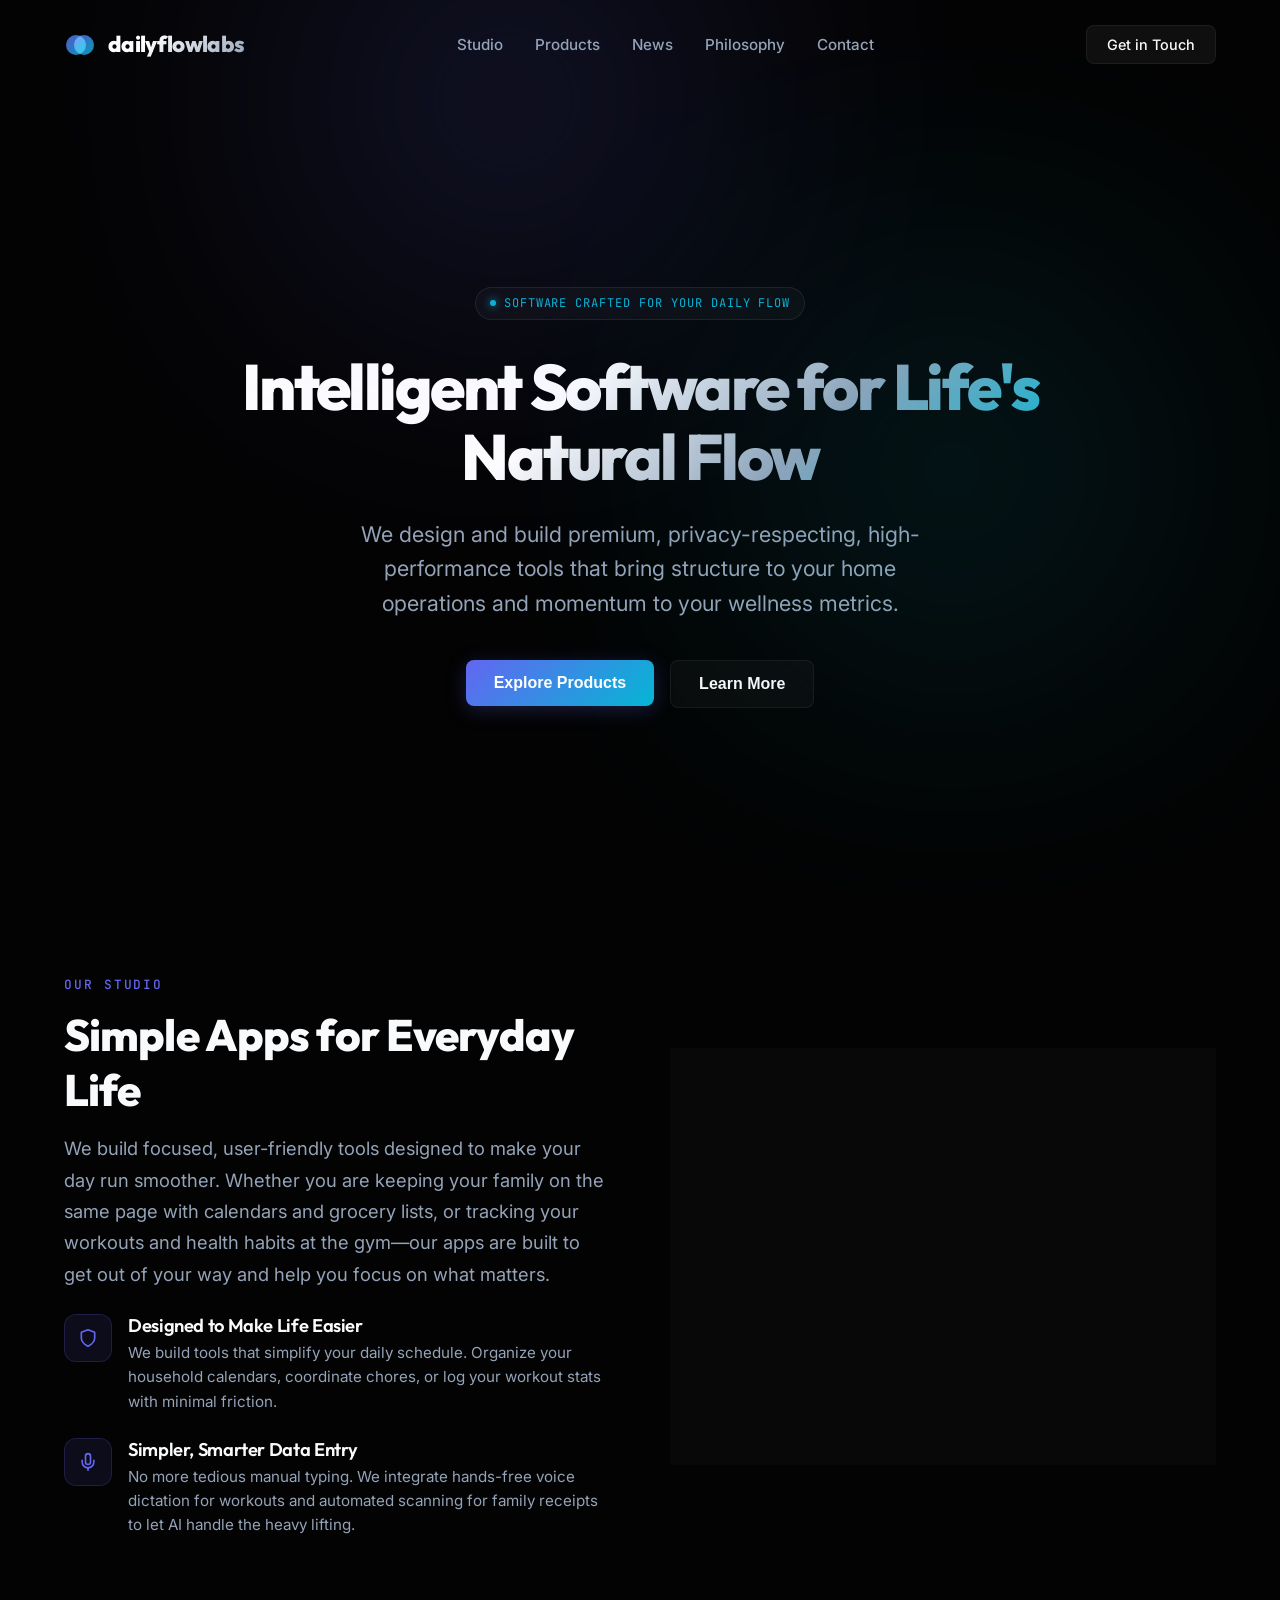
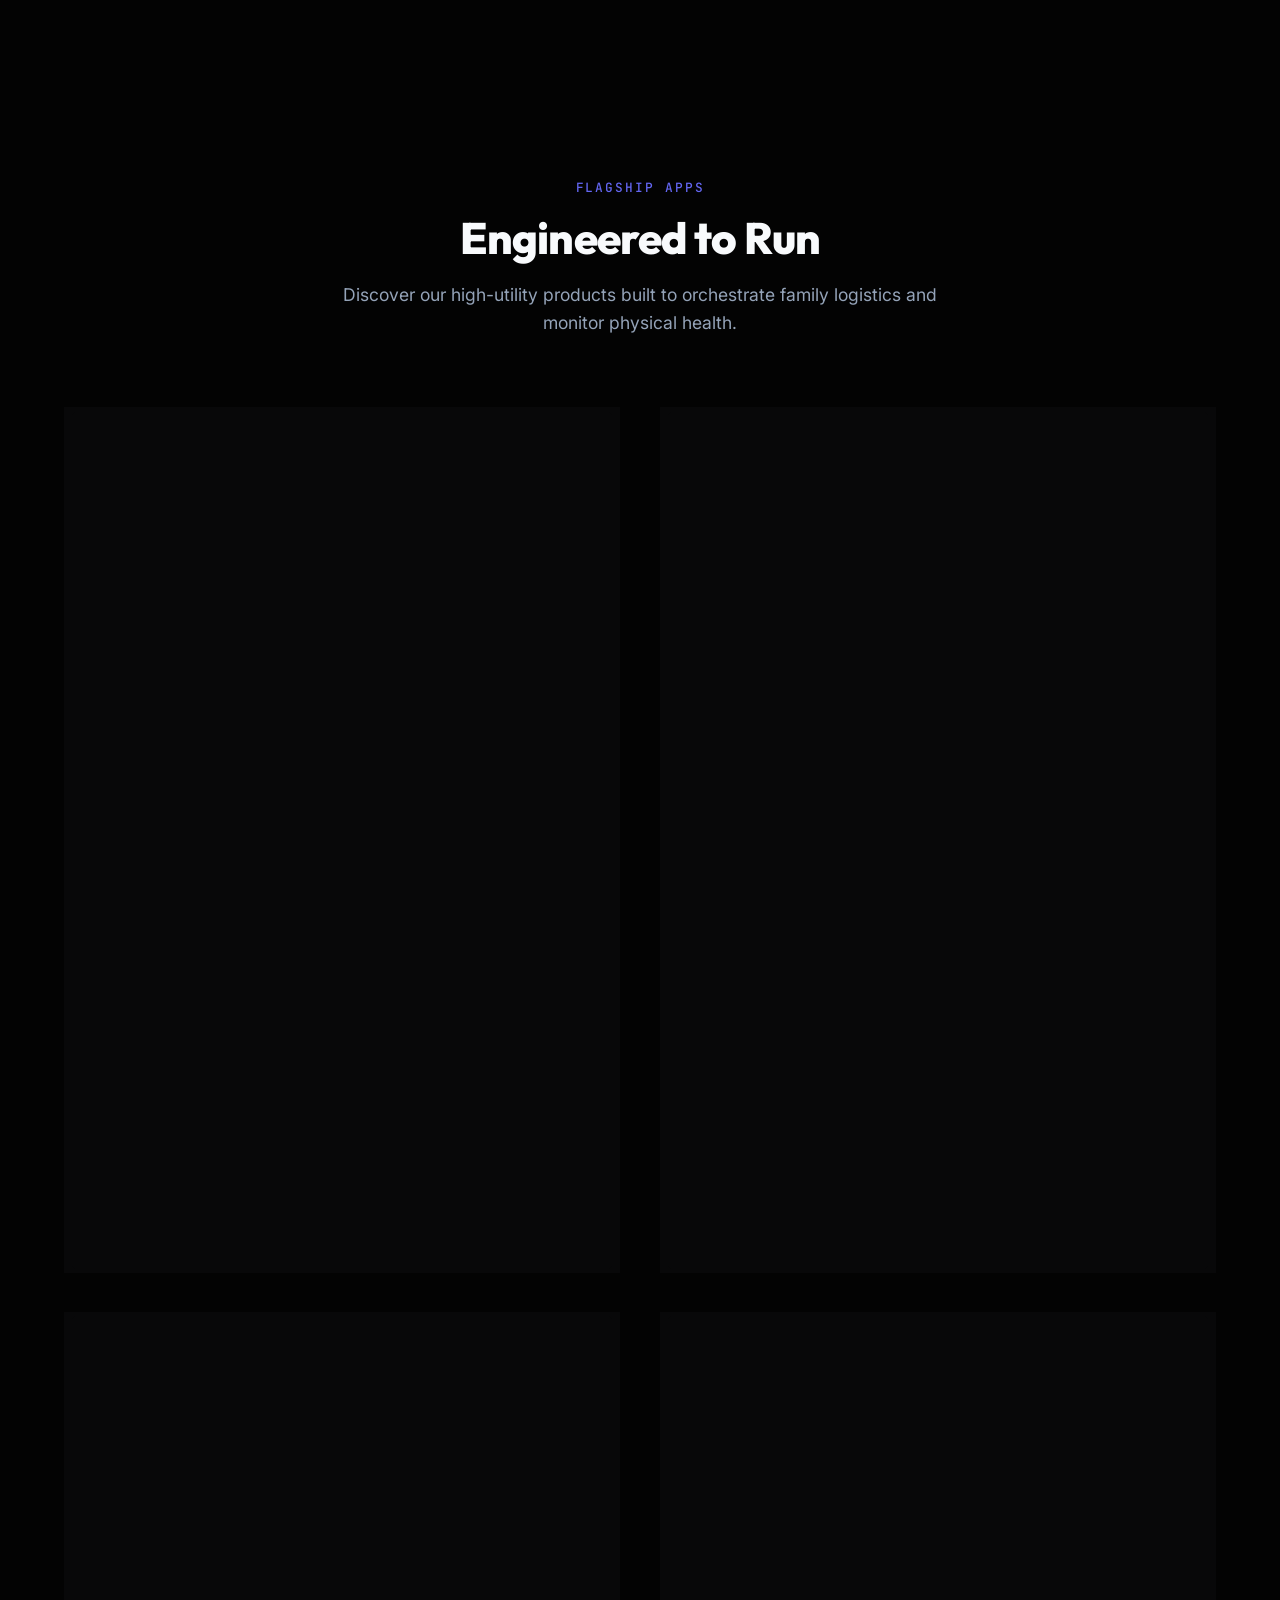
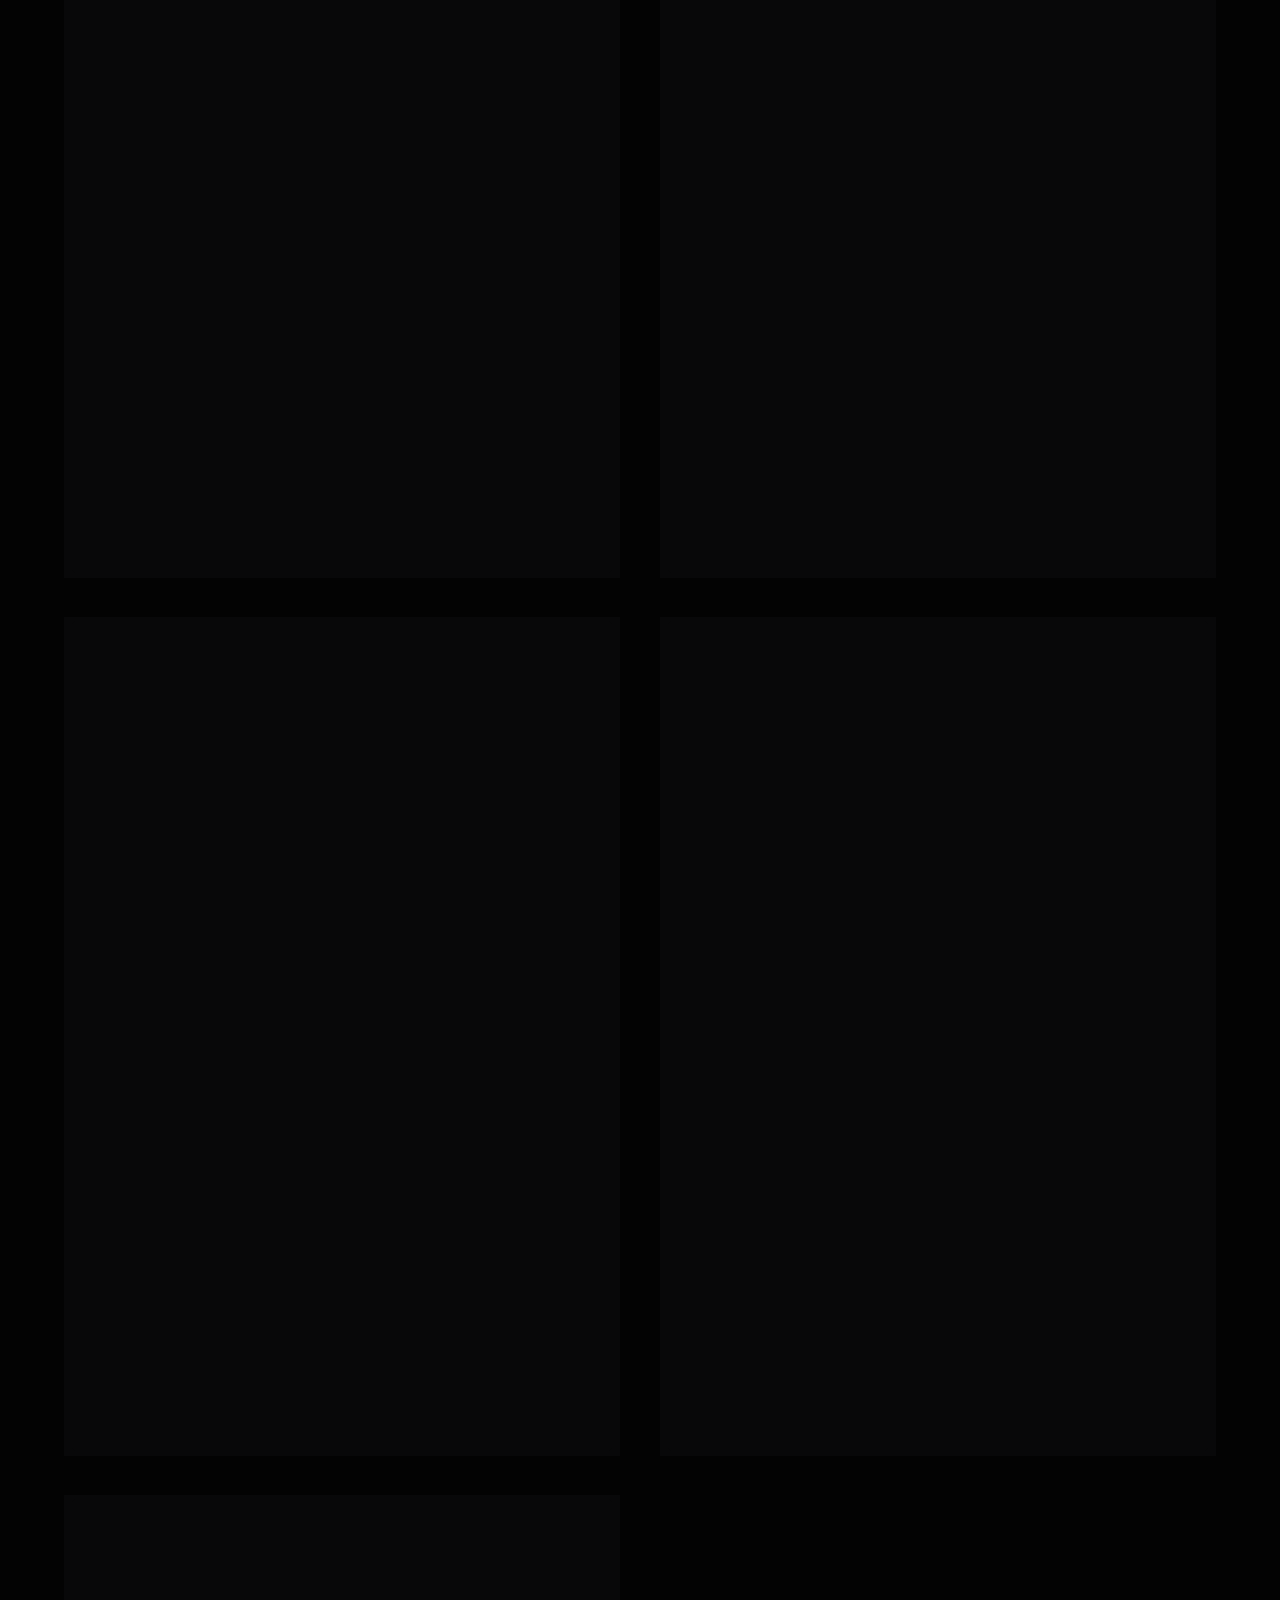
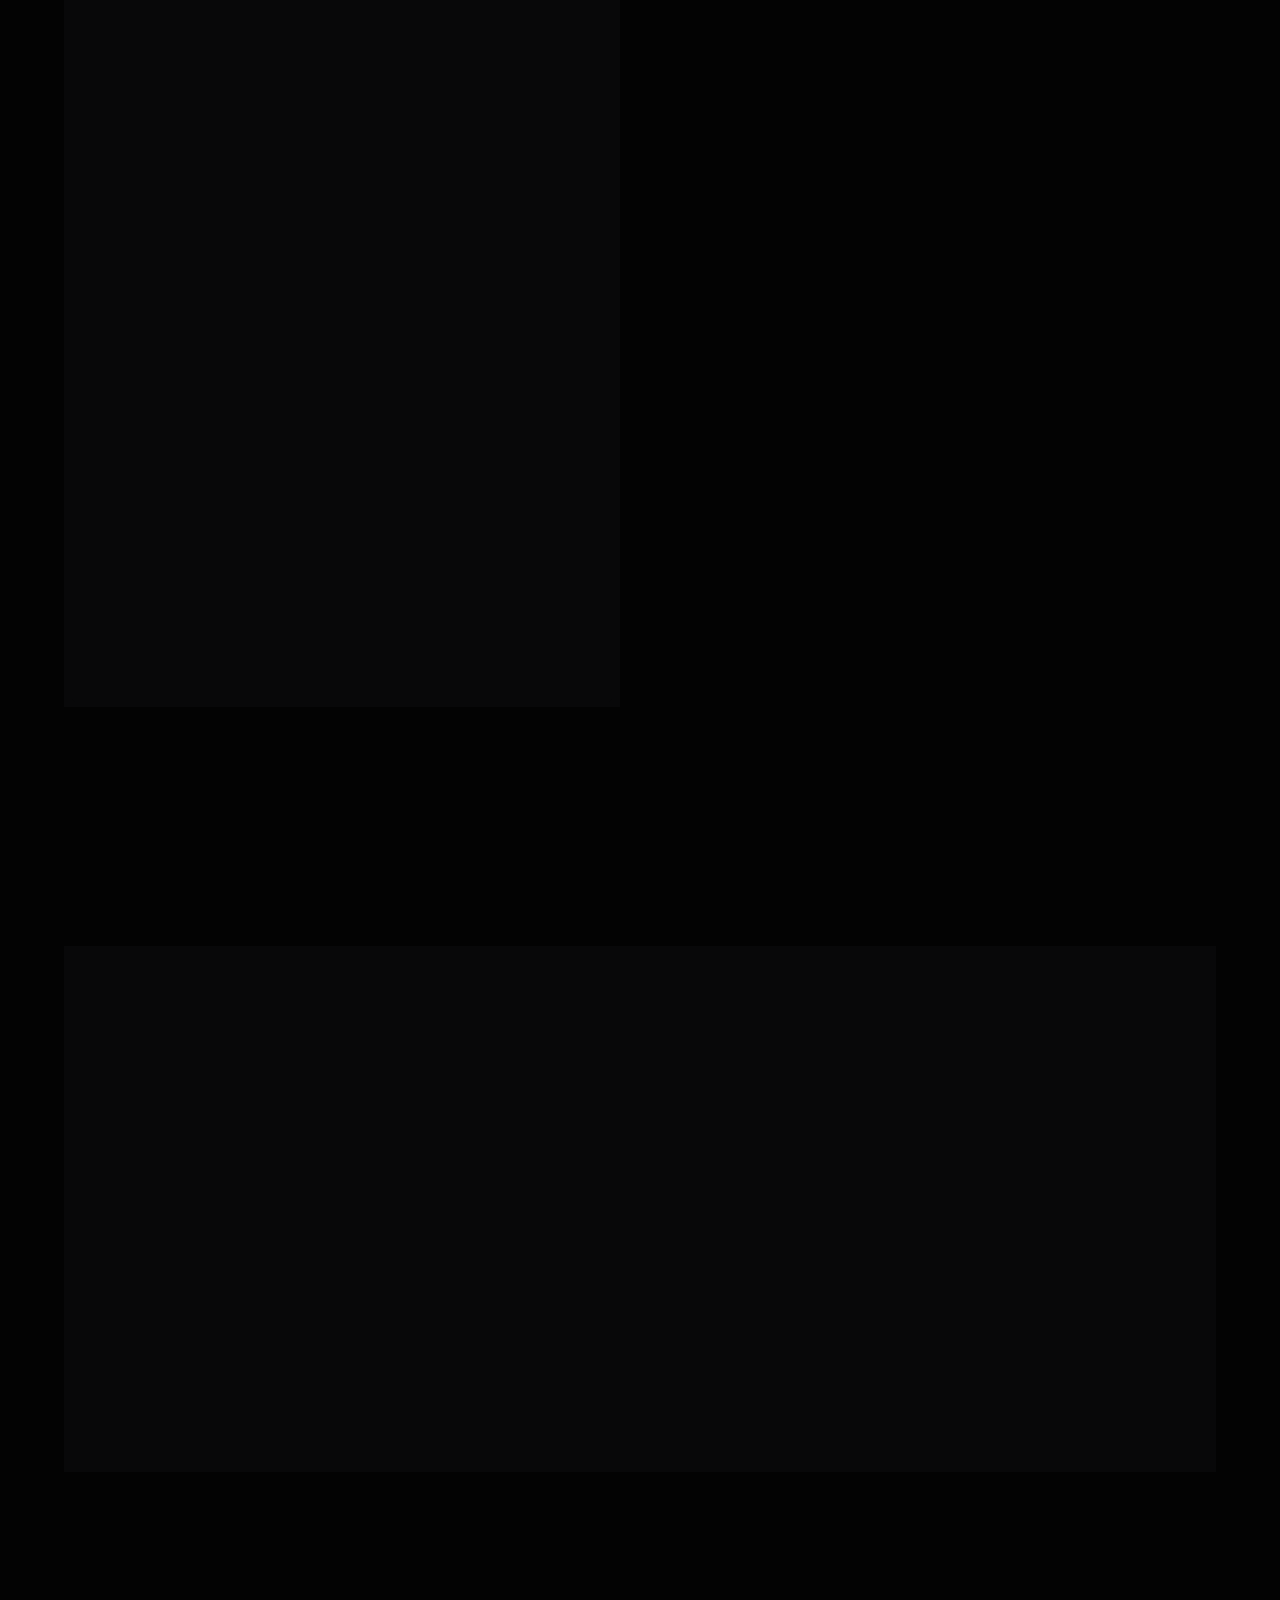
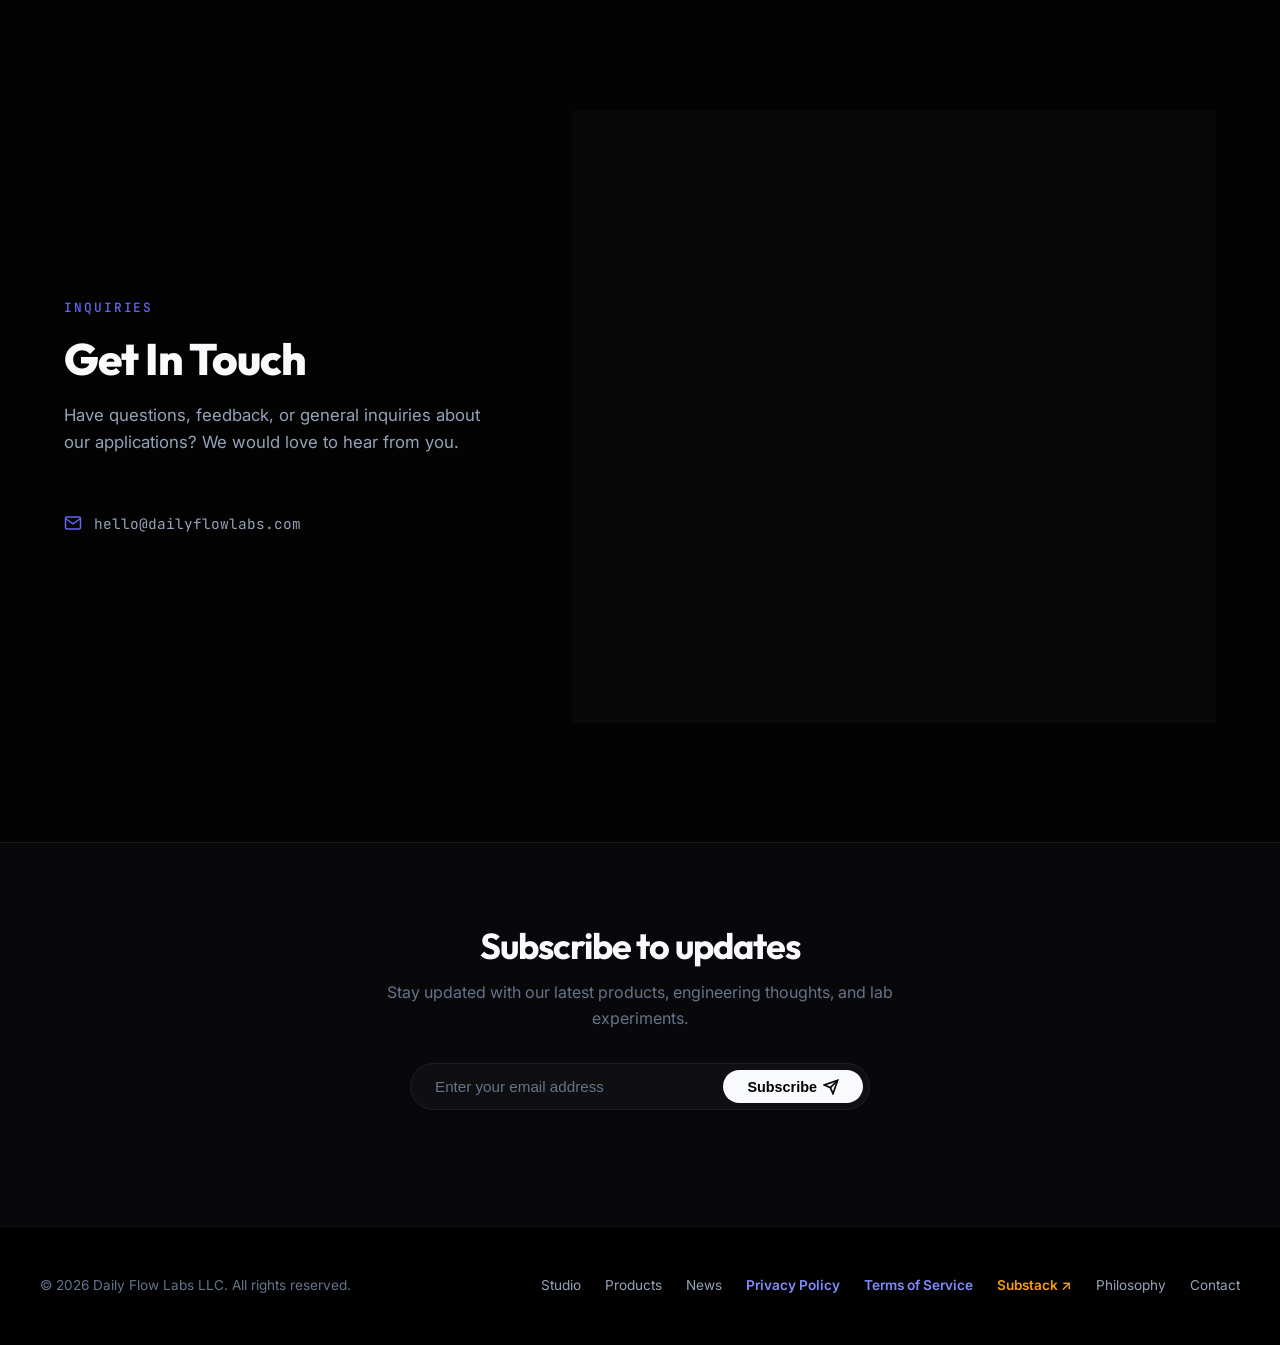
<file: index.html>
<!DOCTYPE html>
<html lang="en">
<head>
  <!-- Google tag (gtag.js) -->
  <script async src="https://www.googletagmanager.com/gtag/js?id=G-Y9NVESWLRV"></script>
  <script>
    window.dataLayer = window.dataLayer || [];
    function gtag(){dataLayer.push(arguments);}
    gtag('js', new Date());

    gtag('config', 'G-Y9NVESWLRV');
  </script>

  <meta charset="UTF-8">
  <meta name="viewport" content="width=device-width, initial-scale=1.0">
  <meta name="facebook-domain-verification" content="po1gfbxn0o5iw0r3s3bvpyk7ja5fzh" />
  <meta property="fb:app_id" content="" />
  
  <!-- SEO Meta Tags -->
  <title>Daily Flow Labs LLC - Software Studio</title>
  <meta name="description" content="Daily Flow Labs LLC is a premium software studio crafting privacy-first, offline-capable utilities like DomusDash and IronDial to streamline your daily flow.">
  <meta name="keywords" content="Daily Flow Labs, DomusDash, IronDial, software studio, family organizer, fitness tracker, privacy-first apps, local-first apps">
  <meta name="author" content="Daily Flow Labs LLC">
  
  <!-- OpenGraph / Facebook -->
  <meta property="og:type" content="website">
  <meta property="og:url" content="https://dailyflowlabs.com/">
  <meta property="og:title" content="Daily Flow Labs LLC - Software Studio">
  <meta property="og:description" content="Crafting privacy-first, high-performance daily utilities. Home of DomusDash and IronDial.">
  <meta property="og:image" content="https://dailyflowlabs.com/assets/og-cover.png">

  <!-- Twitter -->
  <meta property="twitter:card" content="summary_large_image">
  <meta property="twitter:url" content="https://dailyflowlabs.com/">
  <meta property="twitter:title" content="Daily Flow Labs LLC - Software Studio">
  <meta property="twitter:description" content="Crafting privacy-first, high-performance daily utilities. Home of DomusDash and IronDial.">
  <meta property="twitter:image" content="https://dailyflowlabs.com/assets/og-cover.png">

  <!-- Favicons & Manifest -->
  <link rel="icon" type="image/x-icon" href="/favicon.ico">
  <link rel="icon" type="image/svg+xml" href="/assets/favicon.svg">
  <link rel="icon" type="image/png" sizes="32x32" href="/assets/favicon-32x32.png">
  <link rel="icon" type="image/png" sizes="16x16" href="/assets/favicon-16x16.png">
  <link rel="apple-touch-icon" sizes="180x180" href="/assets/apple-touch-icon.png">
  <link rel="manifest" href="/site.webmanifest">

  <!-- Style Sheets -->
  <link rel="stylesheet" href="index.css">
  
  <!-- Scripts -->
  <script src="app.js" defer></script>

  <!-- Structured Data JSON-LD for Software Products -->
  <script type="application/ld+json">
  {
    "@context": "https://schema.org",
    "@graph": [
      {
        "@type": "SoftwareApplication",
        "@id": "https://domusdash.com",
        "name": "DomusDash",
        "url": "https://domusdash.com",
        "applicationCategory": "BusinessApplication",
        "operatingSystem": "All",
        "description": "Your family's central control dashboard. Securely orchestrate calendars, coordinate chores, manage joint budgets, draft grocery lists, and safe-keep sensitive document backups in a zero-knowledge, end-to-end encrypted storage vault."
      },
      {
        "@type": "SoftwareApplication",
        "@id": "https://irondial.app",
        "name": "IronDial",
        "url": "https://irondial.app",
        "applicationCategory": "HealthApplication",
        "operatingSystem": "All",
        "description": "A high-performance workout companion and metric analyzer. Effortlessly log training sessions hands-free using voice transcription, monitor hormone and blood pressure trends, map supplement cycles, and hit custom dietary goals."
      },
      {
        "@type": "SoftwareApplication",
        "@id": "https://thumbverify.com",
        "name": "ThumbVerify",
        "url": "https://thumbverify.com",
        "applicationCategory": "SecurityApplication",
        "operatingSystem": "All",
        "description": "An intelligent media verification and cryptographic analysis workspace. Compute hash signatures and check EXIF details locally, then securely process files through Gemini AI to generate automated, context-aware integrity reports."
      },
      {
        "@type": "SoftwareApplication",
        "@id": "https://localredactpdf.com",
        "name": "LocalRedactPDF",
        "url": "https://localredactpdf.com",
        "applicationCategory": "UtilitiesApplication",
        "operatingSystem": "All",
        "description": "Completely redact tax returns, medical files, SSNs, and metadata locally in your browser sandbox using high-performance WebAssembly. Rendered coordinates are burned directly into the PDF canvas, ensuring redacted content is mathematically unrecoverable."
      },
      {
        "@type": "SoftwareApplication",
        "@id": "https://shortcodeicons.com",
        "name": "ShortCodeIcons",
        "url": "https://shortcodeicons.com",
        "applicationCategory": "DeveloperApplication",
        "operatingSystem": "All",
        "description": "A developer-focused directory of optimized inline SVG assets copyable in multiple shortcode styles (HTML, JSX, Markdown, CSS) supporting search and live color customizer."
      },
      {
        "@type": "SoftwareApplication",
        "@id": "https://blueprintconverter.com",
        "name": "Blueprint Converter",
        "url": "https://blueprintconverter.com",
        "applicationCategory": "UtilitiesApplication",
        "operatingSystem": "All",
        "description": "A local-first file and image converter web application. Convert PDF, HEIC, WebP, PNG, JPG, and SVG files entirely client-side without uploading data to any external server."
      },
      {
        "@type": "SoftwareApplication",
        "@id": "https://oftheworld.io",
        "name": "of the world",
        "url": "https://oftheworld.io",
        "applicationCategory": "EducationalApplication",
        "operatingSystem": "All",
        "description": "Interactive historical dashboards, chronological databases, and 3D globe mapping tools charting major epics of human history."
      }

    ]
  }
  </script>


  <!-- Microsoft Clarity -->
  <script type="text/javascript">
      (function(c,l,a,r,i,t,y){
                var h=window.location.hostname; if(h.includes("localhost")||h.includes("127.0.0.1")||h.startsWith("dev.")) return;
          c[a]=c[a]||function(){(c[a].q=c[a].q||[]).push(arguments)};
          t=l.createElement(r);t.async=1;t.src="https://www.clarity.ms/tag/"+i;
          y=l.getElementsByTagName(r)[0];y.parentNode.insertBefore(t,y);
      })(window, document, "clarity", "script", "xdqpivby3i");
  </script>
</head>

<body>

  <!-- Background Orbs -->
  <div class="orb orb-primary"></div>
  <div class="orb orb-secondary"></div>

  <!-- Header -->
  <header>
    <div class="header-container">
      <a href="#home" class="logo-wrapper" id="logo-link">
        <div class="logo-symbol"></div>
        <span class="logo-text">dailyflowlabs</span>
      </a>
      <nav>
        <ul class="nav-menu">
          <li><a href="#about" class="nav-link">Studio</a></li>
          <li><a href="#products" class="nav-link">Products</a></li>
          <li><a href="news.html" class="nav-link">News</a></li>
          <li><a href="#philosophy" class="nav-link">Philosophy</a></li>
          <li><a href="#contact" class="nav-link">Contact</a></li>
        </ul>


      </nav>
      <a href="#contact">
        <button class="btn-contact">Get in Touch</button>
      </a>
    </div>
  </header>

  <main>
    <!-- Hero Section -->
    <section class="hero" id="home">
      <div class="hero-content">
        <div class="hero-badge">
          <span></span> Software crafted for your daily flow
        </div>
        <h1 class="hero-title text-gradient">Intelligent Software for Life's Natural Flow</h1>
        <p class="hero-subtitle">
          We design and build premium, privacy-respecting, high-performance tools that bring structure to your home operations and momentum to your wellness metrics.
        </p>
        <div class="hero-actions">
          <a href="#products">
            <button class="btn-primary">Explore Products</button>
          </a>
          <a href="#about">
            <button class="btn-secondary">Learn More</button>
          </a>
        </div>
    </section>

    <!-- Studio Mission / About Section -->
    <section class="section container native-reveal reveal" id="about">
      <div class="about-grid">
        <div>
          <span class="section-tag">Our Studio</span>
          <h2 class="section-title">Simple Apps for Everyday Life</h2>
          <p class="about-feature-desc" style="margin-bottom: 24px; font-size: 1.15rem; line-height: 1.7;">
            We build focused, user-friendly tools designed to make your day run smoother. Whether you are keeping your family on the same page with calendars and grocery lists, or tracking your workouts and health habits at the gym—our apps are built to get out of your way and help you focus on what matters.
          </p>
          <div class="about-features">
            <div class="about-feature">
              <div class="about-feature-icon">
                <svg width="20" height="20" viewBox="0 0 24 24" fill="none" stroke="currentColor" stroke-width="2" stroke-linecap="round" stroke-linejoin="round"><path d="M12 22s8-4 8-10V5l-8-3-8 3v7c0 6 8 10 8 10z"/></svg>
              </div>
              <div>
                <h3 class="about-feature-title">Designed to Make Life Easier</h3>
                <p class="about-feature-desc">We build tools that simplify your daily schedule. Organize your household calendars, coordinate chores, or log your workout stats with minimal friction.</p>
              </div>
            </div>
            <div class="about-feature">
              <div class="about-feature-icon">
                <svg width="20" height="20" viewBox="0 0 24 24" fill="none" stroke="currentColor" stroke-width="2" stroke-linecap="round" stroke-linejoin="round"><path d="M12 2a3 3 0 0 0-3 3v7a3 3 0 0 0 6 0V5a3 3 0 0 0-3-3Z"/><path d="M19 10v2a7 7 0 0 1-14 0v-2"/><line x1="12" y1="19" x2="12" y2="22"/></svg>
              </div>
              <div>
                <h3 class="about-feature-title">Simpler, Smarter Data Entry</h3>
                <p class="about-feature-desc">No more tedious manual typing. We integrate hands-free voice dictation for workouts and automated scanning for family receipts to let AI handle the heavy lifting.</p>
              </div>
            </div>
          </div>
        </div>
        
        <div class="about-visual">
          <div class="about-suite-header">
            <span class="about-suite-badge">OUR SOFTWARE SUITE • 7 APPS</span>
          </div>
          <div class="about-apps-grid">
            <!-- App 1: DomusDash -->
            <a href="https://domusdash.com" target="_blank" rel="noopener noreferrer" class="about-app-chip about-app-domus">
              <div class="about-chip-icon about-chip-domus">
                <svg viewBox="0 0 24 24" fill="currentColor" style="width: 100%; height: 100%;">
                  <mask id="domus-mask-chip">
                    <rect width="24" height="24" fill="white" />
                    <circle cx="9" cy="14" r="2" fill="black" />
                    <circle cx="15" cy="14" r="2" fill="black" />
                    <circle cx="12" cy="18" r="2" fill="black" />
                    <path d="M9 14L15 14M9 14L12 18M15 14L12 18" stroke="black" stroke-width="1.5" />
                  </mask>
                  <path d="M12 2L1 12H4V21C4 21.5523 4.44772 22 5 22H19C19.5523 22 20 21.5523 20 21V12H23L12 2Z" mask="url(#domus-mask-chip)" />
                </svg>
              </div>
              <div class="about-chip-text">
                <div class="about-chip-name">DomusDash</div>
                <div class="about-chip-sub">Family Operations</div>
              </div>
            </a>

            <!-- App 2: IronDial -->
            <a href="https://irondial.app" target="_blank" rel="noopener noreferrer" class="about-app-chip about-app-iron">
              <div class="about-chip-icon about-chip-iron">
                <svg viewBox="0 0 100 100" fill="none" stroke="currentColor" stroke-width="4.5" style="width: 100%; height: 100%;">
                  <circle cx="50" cy="50" r="42" stroke-width="5.5"/>
                  <circle cx="50" cy="50" r="26" stroke-width="2.5"/>
                  <circle cx="50" cy="50" r="14" stroke-width="5.5"/>
                  <line x1="50" y1="50" x2="60" y2="40" stroke-width="5.5" stroke-linecap="round"/>
                  <circle cx="50" cy="50" r="2.5" fill="currentColor"/>
                </svg>
              </div>
              <div class="about-chip-text">
                <div class="about-chip-name">IronDial</div>
                <div class="about-chip-sub">Athletic Metrics</div>
              </div>
            </a>

            <!-- App 3: ThumbVerify -->
            <a href="https://thumbverify.com" target="_blank" rel="noopener noreferrer" class="about-app-chip about-app-thumbverify">
              <div class="about-chip-icon about-chip-thumbverify">
                <svg viewBox="0 0 24 24" fill="none" stroke="currentColor" stroke-width="2" stroke-linecap="round" stroke-linejoin="round" style="width: 100%; height: 100%;">
                  <path d="M12 11c0 3.517-1.009 6.799-2.753 9.571m-3.44-2.04l.054-.09A13.916 13.916 0 009 11a9 9 0 10-18 0c0 1.29.18 2.536.518 3.715M12 11a9 9 0 0013.918-7.715M12 11c0-2.924-1.39-5.523-3.535-7.183"/>
                </svg>
              </div>
              <div class="about-chip-text">
                <div class="about-chip-name">ThumbVerify</div>
                <div class="about-chip-sub">Media Security</div>
              </div>
            </a>

            <!-- App 4: LocalRedactPDF -->
            <a href="https://localredactpdf.com" target="_blank" rel="noopener noreferrer" class="about-app-chip about-app-redact">
              <div class="about-chip-icon about-chip-redact">
                <svg viewBox="0 0 24 24" fill="none" stroke="currentColor" stroke-width="2" stroke-linecap="round" stroke-linejoin="round" style="width: 100%; height: 100%;">
                  <path d="M14 2H6a2 2 0 0 0-2 2v16a2 2 0 0 0 2 2h12a2 2 0 0 0 2-2V8z"/>
                  <polyline points="14 2 14 8 20 8"/>
                  <line x1="16" y1="13" x2="8" y2="13" stroke-width="3"/>
                </svg>
              </div>
              <div class="about-chip-text">
                <div class="about-chip-name">LocalRedactPDF</div>
                <div class="about-chip-sub">Privacy Shredder</div>
              </div>
            </a>

            <!-- App 5: ShortCodeIcons -->
            <a href="https://shortcodeicons.com" target="_blank" rel="noopener noreferrer" class="about-app-chip about-app-icons">
              <div class="about-chip-icon about-chip-icons">
                <svg viewBox="0 0 24 24" fill="none" stroke="currentColor" stroke-width="2" stroke-linecap="round" stroke-linejoin="round" style="width: 100%; height: 100%;">
                  <rect x="3" y="3" width="18" height="18" rx="2" ry="2"/>
                  <circle cx="9" cy="9" r="2"/>
                  <path d="M21 15l-3.086-3.086a2 2 0 0 0-2.828 0L6 21"/>
                </svg>
              </div>
              <div class="about-chip-text">
                <div class="about-chip-name">ShortCodeIcons</div>
                <div class="about-chip-sub">Developer Directory</div>
              </div>
            </a>

            <!-- App 6: Blueprint Converter -->
            <a href="https://blueprintconverter.com" target="_blank" rel="noopener noreferrer" class="about-app-chip about-app-blueprint">
              <div class="about-chip-icon about-chip-blueprint">
                <svg viewBox="0 0 32 32" fill="none" stroke="currentColor" stroke-width="2.5" stroke-linecap="round" stroke-linejoin="round" style="width: 100%; height: 100%;">
                  <circle cx="16" cy="16" r="11" stroke-dasharray="2 2" opacity="0.6"/>
                  <path d="M24 13a8 8 0 0 0-8-8 8.7 8.7 0 0 0-6 2.4L6 11M6 6v5h5" />
                </svg>
              </div>
              <div class="about-chip-text">
                <div class="about-chip-name">Blueprint Converter</div>
                <div class="about-chip-sub">Local File Engine</div>
              </div>
            </a>

            <!-- App 7: of the world -->
            <a href="https://oftheworld.io" target="_blank" rel="noopener noreferrer" class="about-app-chip about-app-world" style="grid-column: span 2;">
              <div class="about-chip-icon about-chip-world">
                <svg viewBox="0 0 24 24" fill="none" stroke="currentColor" stroke-width="2" stroke-linecap="round" stroke-linejoin="round" style="width: 100%; height: 100%;">
                  <circle cx="12" cy="12" r="10"/>
                  <path d="M12 2a15.3 15.3 0 0 0 4 10 15.3 15.3 0 0 0-4 10 15.3 15.3 0 0 0-4-10 15.3 15.3 0 0 0 4-10z"/>
                </svg>
              </div>
              <div class="about-chip-text">
                <div class="about-chip-name">of the world</div>
                <div class="about-chip-sub">Interactive History Suite & 3D Globes</div>
              </div>
            </a>
          </div>
        </div>

      </div>
    </section>

    <!-- Products Section -->
    <section class="section container native-reveal reveal" id="products">
      <div class="section-header">
        <span class="section-tag">Flagship Apps</span>
        <h2 class="section-title">Engineered to Run</h2>
        <p class="section-description">Discover our high-utility products built to orchestrate family logistics and monitor physical health.</p>
      </div>

      <div class="products-grid">
        <!-- PRODUCT 1: DomusDash -->
        <div class="product-card product-card-domus">
          <div class="product-header">
            <div class="product-tag product-tag-domus">Family Operations</div>
            <svg width="20" height="20" viewBox="0 0 24 24" fill="none" stroke="var(--accent-domus)" stroke-width="2"><path d="M3 9l9-7 9 7v11a2 2 0 0 1-2 2H5a2 2 0 0 1-2-2z"/><polyline points="9 22 9 12 15 12 15 22"/></svg>
          </div>
          <div class="product-logo">
            <div class="product-logo-icon product-logo-icon-domus" style="padding: 7px;">
              <svg viewBox="0 0 24 24" fill="currentColor" style="width: 100%; height: 100%;">
                <mask id="domus-mask-card">
                  <rect width="24" height="24" fill="white" />
                  <circle cx="9" cy="14" r="2" fill="black" />
                  <circle cx="15" cy="14" r="2" fill="black" />
                  <circle cx="12" cy="18" r="2" fill="black" />
                  <path d="M9 14L15 14M9 14L12 18M15 14L12 18" stroke="black" stroke-width="1.5" />
                </mask>
                <path d="M12 2L1 12H4V21C4 21.5523 4.44772 22 5 22H19C19.5523 22 20 21.5523 20 21V12H23L12 2Z" mask="url(#domus-mask-card)" />
              </svg>
            </div>
            <span class="product-name">DomusDash</span>
          </div>
          <p class="product-description">
            Your family's central control dashboard. Securely orchestrate calendars, coordinate chores, manage joint budgets, draft grocery lists, and safe-keep sensitive document backups in a zero-knowledge, end-to-end encrypted storage vault. Includes advanced AI scanning for bills and items.
          </p>
          <div class="product-features">
            <span class="product-feature-tag">AI Receipt Scanner</span>
            <span class="product-feature-tag">Shared Calendars</span>
            <span class="product-feature-tag">E2EE Password Vault</span>
            <span class="product-feature-tag">Chore Allocations</span>
            <span class="product-feature-tag">Joint Budget Tracker</span>
          </div>
          
          <!-- Mockup Frame -->
          <div class="product-mockup">
            <div class="mockup-domus-grid">
              <div class="mockup-card">
                <span class="mockup-card-title">Shared Calendar</span>
                <div class="mockup-calendar">
                  <div class="calendar-row">
                    <span>Dentist Appt.</span>
                    <span class="calendar-time">09:00 AM</span>
                  </div>
                  <div class="calendar-row">
                    <span>Soccer Practice</span>
                    <span class="calendar-time">04:30 PM</span>
                  </div>
                  <div class="calendar-row">
                    <span>Family Dinner</span>
                    <span class="calendar-time">06:45 PM</span>
                  </div>
                </div>
              </div>
              <div class="mockup-card">
                <span class="mockup-card-title">Daily Chores</span>
                <div class="mockup-chores">
                  <div class="chore-row">
                    <span class="chore-check chore-check-checked"></span>
                    <span class="chore-text-done">Take out bins</span>
                  </div>
                  <div class="chore-row">
                    <span class="chore-check"></span>
                    <span>Feed the dog</span>
                  </div>
                  <div class="chore-row">
                    <span class="chore-check"></span>
                    <span>Load dishwasher</span>
                  </div>
                </div>
              </div>
            </div>
          </div>

          <a href="https://domusdash.com" target="_blank" rel="noopener noreferrer" class="product-cta product-cta-domus">
            Open DomusDash
            <svg width="16" height="16" viewBox="0 0 24 24" fill="none" stroke="currentColor" stroke-width="2.5"><polyline points="9 18 15 12 9 6"/></svg>
          </a>
        </div>

        <!-- PRODUCT 2: IronDial -->
        <div class="product-card product-card-iron">
          <div class="product-header">
            <div class="product-tag product-tag-iron">Athletic Metrics</div>
            <svg width="20" height="20" viewBox="0 0 24 24" fill="none" stroke="var(--accent-iron)" stroke-width="2"><path d="M4 15s1-1 4-1 5 2 8 2 4-1 4-1V3s-1 1-4 1-5-2-8-2-4 1-4 1z"/><line x1="4" y1="22" x2="4" y2="15"/></svg>
          </div>
          <div class="product-logo">
            <div class="product-logo-icon product-logo-icon-iron" style="padding: 8px;">
              <svg viewBox="0 0 100 100" fill="none" stroke="currentColor" stroke-width="4.5" style="width: 100%; height: 100%;">
                <circle cx="50" cy="50" r="42" stroke-width="5.5"/>
                <circle cx="50" cy="50" r="26" stroke-width="2.5"/>
                <circle cx="50" cy="50" r="14" stroke-width="5.5"/>
                <line x1="50" y1="50" x2="60" y2="40" stroke-width="5.5" stroke-linecap="round"/>
                <circle cx="50" cy="50" r="2.5" fill="currentColor"/>
              </svg>
            </div>
            <span class="product-name">IronDial</span>
          </div>
          <p class="product-description">
            A high-performance workout companion and metric analyzer. Effortlessly log training sessions hands-free using voice transcription, monitor hormone and blood pressure trends, map supplement cycles, and hit custom dietary goals. Engineered to capture data without interrupting your workout.
          </p>
          <div class="product-features">
            <span class="product-feature-tag">Spoken Set Voice Logger</span>
            <span class="product-feature-tag">Hormone Metrics</span>
            <span class="product-feature-tag">Supplement Cycle Map</span>
            <span class="product-feature-tag">Dietary Calorie/Macro Logs</span>
            <span class="product-feature-tag">Vitals Tracker</span>
          </div>
          
          <!-- Mockup Frame -->
          <div class="product-mockup">
            <div class="mockup-iron-grid">
              <div class="mockup-card mockup-vital-card">
                <span class="mockup-card-title">Latest Vitals</span>
                <div class="mockup-vital-num">785 <span>ng/dL</span></div>
                <span style="font-size: 0.65rem; color: var(--text-muted); display: block; margin-top: 4px;">Testosterone Level</span>
                <div style="font-size: 0.72rem; color: var(--text-secondary); margin-top: 8px; border-top: 1px solid rgba(255,255,255,0.04); padding-top: 6px;">
                  Weight: 184 lbs
                </div>
              </div>
              <div class="mockup-card">
                <span class="mockup-card-title">Training Log</span>
                <div class="mockup-workout-list">
                  <div class="workout-item">
                    <span>Bench Press</span>
                    <span class="workout-sets">4s x 8r</span>
                  </div>
                  <div class="workout-item">
                    <span>Barbell Squats</span>
                    <span class="workout-sets">3s x 10r</span>
                  </div>
                  <div class="workout-item">
                    <span>Deadlifts</span>
                    <span class="workout-sets">1s x 5r</span>
                  </div>
                </div>
              </div>
            </div>
          </div>

          <a href="https://irondial.app" target="_blank" rel="noopener noreferrer" class="product-cta product-cta-iron">
            Explore IronDial
            <svg width="16" height="16" viewBox="0 0 24 24" fill="none" stroke="currentColor" stroke-width="2.5"><polyline points="9 18 15 12 9 6"/></svg>
          </a>
        </div>

        <!-- PRODUCT 3: ThumbVerify -->
        <div class="product-card product-card-thumbverify">
          <div class="product-header">
            <div class="product-tag product-tag-thumbverify">Zero-Trust Security</div>
            <svg width="20" height="20" viewBox="0 0 24 24" fill="none" stroke="var(--accent-thumbverify)" stroke-width="2"><path d="M12 22s8-4 8-10V5l-8-3-8 3v7c0 6 8 10 8 10z"/></svg>
          </div>
          <div class="product-logo">
            <div class="product-logo-icon product-logo-icon-thumbverify" style="padding: 7px;">
              <svg viewBox="0 0 24 24" fill="none" stroke="currentColor" stroke-width="2" stroke-linecap="round" stroke-linejoin="round" style="width: 100%; height: 100%;">
                <path d="M12 11c0 3.517-1.009 6.799-2.753 9.571m-3.44-2.04l.054-.09A13.916 13.916 0 009 11a9 9 0 10-18 0c0 1.29.18 2.536.518 3.715M12 11a9 9 0 0013.918-7.715M12 11c0-2.924-1.39-5.523-3.535-7.183"/>
                <path d="M12 21a9.003 9.003 0 008.313-12.43M12 21a9.003 9.003 0 01-8.313-12.43"/>
              </svg>
            </div>
            <span class="product-name">ThumbVerify</span>
          </div>
          <p class="product-description">
            An intelligent media verification and cryptographic analysis workspace. Drag and drop any image, video, or document to compute hash signatures and check EXIF details locally, then securely upload files to Gemini AI to generate an automated, context-aware visual integrity report.
          </p>
          <div class="product-features">
            <span class="product-feature-tag">Gemini AI Analysis Reports</span>
            <span class="product-feature-tag">EXIF Metadata Inspector</span>
            <span class="product-feature-tag">Visual Entropy Differences</span>
            <span class="product-feature-tag">SHA-256 / SHA-512 Support</span>
            <span class="product-feature-tag">Secure Cloud Processing</span>
          </div>
          
          <!-- Mockup Frame -->
          <div class="product-mockup">
            <div class="mockup-thumbverify-container">
              <div class="thumbverify-dropzone" id="thumbverify-dropzone">
                <svg width="24" height="24" viewBox="0 0 24 24" fill="none" stroke="currentColor" stroke-width="2" stroke-linecap="round" stroke-linejoin="round"><path d="M21 15v4a2 2 0 0 1-2 2H5a2 2 0 0 1-2-2v-4"/><polyline points="17 8 12 3 7 8"/><line x1="12" y1="3" x2="12" y2="15"/></svg>
                <div class="thumbverify-status-title">Drop File Here</div>
                <div class="thumbverify-status-desc">Click or drag image</div>
              </div>
              <div class="thumbverify-results">
                <div class="thumbverify-row" id="tv-row-1">
                  <span class="thumbverify-indicator"></span>
                  <span>Hashing algorithm</span>
                </div>
                <div class="thumbverify-row" id="tv-row-2">
                  <span class="thumbverify-indicator"></span>
                  <span>Extracting EXIF data</span>
                </div>
                <div class="thumbverify-row" id="tv-row-3">
                  <span class="thumbverify-indicator"></span>
                  <span>Checksum Match</span>
                </div>
              </div>
            </div>
          </div>

          <a href="https://thumbverify.com" target="_blank" rel="noopener noreferrer" class="product-cta product-cta-thumbverify">
            Verify Your Files
            <svg width="16" height="16" viewBox="0 0 24 24" fill="none" stroke="currentColor" stroke-width="2.5"><polyline points="9 18 15 12 9 6"/></svg>
          </a>
        </div>

        <!-- PRODUCT 4: LocalRedactPDF -->
        <div class="product-card product-card-redact">
          <div class="product-header">
            <div class="product-tag product-tag-redact">Privacy Operations</div>
            <svg width="20" height="20" viewBox="0 0 24 24" fill="none" stroke="var(--accent-redact)" stroke-width="2"><path d="M14 2H6a2 2 0 0 0-2 2v16a2 2 0 0 0 2 2h12a2 2 0 0 0 2-2V8z"/><polyline points="14 2 14 8 20 8"/><line x1="16" y1="13" x2="8" y2="13" stroke-width="2"/><line x1="16" y1="17" x2="8" y2="17"/></svg>
          </div>
          <div class="product-logo">
            <div class="product-logo-icon product-logo-icon-redact" style="padding: 8px;">
              <svg viewBox="0 0 24 24" fill="none" stroke="currentColor" stroke-width="2" stroke-linecap="round" stroke-linejoin="round" style="width: 100%; height: 100%;">
                <path d="M14 2H6a2 2 0 0 0-2 2v16a2 2 0 0 0 2 2h12a2 2 0 0 0 2-2V8z"/>
                <polyline points="14 2 14 8 20 8"/>
                <line x1="16" y1="13" x2="8" y2="13" stroke-width="3"/>
                <line x1="16" y1="17" x2="8" y2="17"/>
              </svg>
            </div>
            <span class="product-name">LocalRedactPDF</span>
          </div>
          <p class="product-description">
            Your document shredder for the modern web. Completely redact tax returns, medical files, SSNs, and metadata locally in your browser sandbox using high-performance WebAssembly. Rendered coordinates are burned directly into the PDF canvas, ensuring redacted content is mathematically unrecoverable.
          </p>
          <div class="product-features">
            <span class="product-feature-tag">WebAssembly Processing</span>
            <span class="product-feature-tag">Regex-Based Auto-Redact</span>
            <span class="product-feature-tag">Canvas Flattening (Uncopyable)</span>
            <span class="product-feature-tag">Metadata Scrubber</span>
            <span class="product-feature-tag">Runs Entirely Offline</span>
          </div>
          
          <!-- Mockup Frame -->
          <div class="product-mockup">
            <div class="mockup-redact-container">
              <div class="redact-preview">
                <div class="redact-page-line" style="width: 90%;"></div>
                <div class="redact-page-line redact-page-line-sensitive" style="width: 75%;">
                  <div class="redact-black-bar" id="redact-bar-1"></div>
                </div>
                <div class="redact-page-line" style="width: 80%;"></div>
                <div class="redact-page-line redact-page-line-sensitive" style="width: 60%;">
                  <div class="redact-black-bar" id="redact-bar-2"></div>
                </div>
                <div class="redact-page-line" style="width: 85%;"></div>
              </div>
              <div class="redact-toggles">
                <div class="redact-toggle-row">
                  <span>Auto-Redact SSNs</span>
                  <div class="redact-switch" id="redact-switch-ssn"></div>
                </div>
                <div class="redact-toggle-row">
                  <span>Filter Emails</span>
                  <div class="redact-switch" id="redact-switch-email"></div>
                </div>
                <div class="redact-toggle-row">
                  <span>Scrub Metadata</span>
                  <div class="redact-switch" id="redact-switch-meta"></div>
                </div>
              </div>
            </div>
          </div>

          <a href="https://localredactpdf.com" target="_blank" rel="noopener noreferrer" class="product-cta product-cta-redact">
            Redact Document
            <svg width="16" height="16" viewBox="0 0 24 24" fill="none" stroke="currentColor" stroke-width="2.5"><polyline points="9 18 15 12 9 6"/></svg>
          </a>
        </div>

        <!-- PRODUCT 5: ShortCodeIcons -->
        <div class="product-card product-card-icons">
          <div class="product-header">
            <div class="product-tag product-tag-icons">Developer Utility</div>
            <svg width="20" height="20" viewBox="0 0 24 24" fill="none" stroke="var(--accent-icons)" stroke-width="2"><polyline points="16 18 22 12 16 6"/><polyline points="8 6 2 12 8 18"/></svg>
          </div>
          <div class="product-logo">
            <div class="product-logo-icon product-logo-icon-icons" style="padding: 7px;">
              <svg viewBox="0 0 24 24" fill="none" stroke="currentColor" stroke-width="2" stroke-linecap="round" stroke-linejoin="round" style="width: 100%; height: 100%;">
                <rect x="3" y="3" width="18" height="18" rx="2" ry="2"/>
                <circle cx="9" cy="9" r="2"/>
                <path d="M21 15l-3.086-3.086a2 2 0 0 0-2.828 0L6 21"/>
              </svg>
            </div>
            <span class="product-name">ShortCodeIcons</span>
          </div>
          <p class="product-description">
            A developer-focused directory of optimized inline SVG assets copyable in multiple shortcode styles (HTML, JSX, Markdown, CSS). Search, adjust strokes/colors, and copy pre-optimized vector paths instantly. Zero dependencies, zero CDN requests, maximum LCP performance.
          </p>
          <div class="product-features">
            <span class="product-feature-tag">SVGO-Optimized Vectors</span>
            <span class="product-feature-tag">JSX / React Components</span>
            <span class="product-feature-tag">Tailwind Customizer</span>
            <span class="product-feature-tag">Semantic Tag Search</span>
            <span class="product-feature-tag">Sub-Kilobyte Payload</span>
          </div>
          
          <!-- Mockup Frame -->
          <div class="product-mockup">
            <div class="mockup-icons-container">
              <div class="mockup-icons-left">
                <div class="icons-search-bar">Search: "home"</div>
                <div class="icons-grid-preview">
                  <div class="icons-grid-item icons-grid-item-active" id="icon-item-1">
                    <svg width="12" height="12" viewBox="0 0 24 24" fill="none" stroke="currentColor" stroke-width="2"><path d="M3 9l9-7 9 7v11a2 2 0 0 1-2 2H5a2 2 0 0 1-2-2z"/></svg>
                  </div>
                  <div class="icons-grid-item" id="icon-item-2">
                    <svg width="12" height="12" viewBox="0 0 24 24" fill="none" stroke="currentColor" stroke-width="2"><circle cx="12" cy="12" r="10"/><line x1="12" y1="8" x2="12" y2="16"/></svg>
                  </div>
                  <div class="icons-grid-item" id="icon-item-3">
                    <svg width="12" height="12" viewBox="0 0 24 24" fill="none" stroke="currentColor" stroke-width="2"><path d="M12 20h9"/><path d="M16.5 3.5a2.121 2.121 0 0 1 3 3L7 19l-4 1 1-4L16.5 3.5z"/></svg>
                  </div>
                  <div class="icons-grid-item" id="icon-item-4">
                    <svg width="12" height="12" viewBox="0 0 24 24" fill="none" stroke="currentColor" stroke-width="2"><circle cx="12" cy="12" r="3"/><path d="M19.4 15a1.65 1.65 0 0 0 .33 1.82l.06.06a2 2 0 1 1-2.83 2.83l-.06-.06a1.65 1.65 0 0 0-1.82-.33 1.65 1.65 0 0 0-1 1.51V21a2 2 0 0 1-4 0v-.09A1.65 1.65 0 0 0 9 19.4a1.65 1.65 0 0 0-1.82.33l-.06.06a2 2 0 1 1-2.83-2.83l.06-.06a1.65 1.65 0 0 0 .33-1.82 1.65 1.65 0 0 0-1.51-1H3a2 2 0 0 1 0-4h.09A1.65 1.65 0 0 0 4.6 9a1.65 1.65 0 0 0-.33-1.82l-.06-.06a2 2 0 1 1 2.83-2.83l.06.06a1.65 1.65 0 0 0 1.82.33H9a1.65 1.65 0 0 0 1-1.51V3a2 2 0 0 1 4 0v.09a1.65 1.65 0 0 0 1 1.51 1.65 1.65 0 0 0 1.82-.33l.06-.06a2 2 0 1 1 2.83 2.83l-.06.06a1.65 1.65 0 0 0-.33 1.82V9a1.65 1.65 0 0 0 1.51 1H21a2 2 0 0 1 0 4h-.09a1.65 1.65 0 0 0-1.51-1z"/></svg>
                  </div>
                </div>
              </div>
              <div class="mockup-icons-code-box">
                <div class="code-box-header">
                  <span>React Code</span>
                  <span class="code-box-copy-badge" id="icons-copy-status">Copy</span>
                </div>
                <div class="code-box-content" id="icons-code-content">&lt;Icon name="home" /&gt;</div>
              </div>
            </div>
          </div>

          <a href="https://shortcodeicons.com" target="_blank" rel="noopener noreferrer" class="product-cta product-cta-icons">
            Search Shortcode Icons
            <svg width="16" height="16" viewBox="0 0 24 24" fill="none" stroke="currentColor" stroke-width="2.5"><polyline points="9 18 15 12 9 6"/></svg>
          </a>
        </div>

        <!-- PRODUCT 6: Blueprint Converter -->
        <div class="product-card product-card-blueprint">
          <div class="product-header">
            <div class="product-tag product-tag-blueprint">Local Conversion</div>
            <svg width="20" height="20" viewBox="0 0 24 24" fill="none" stroke="var(--accent-blueprint)" stroke-width="2"><path d="M21 16V8a2 2 0 0 0-1-1.73l-7-4a2 2 0 0 0-2 0l-7 4A2 2 0 0 0 3 8v8a2 2 0 0 0 1 1.73l7 4a2 2 0 0 0 2 0l7-4A2 2 0 0 0 21 16z"/></svg>
          </div>
          <div class="product-logo">
            <div class="product-logo-icon product-logo-icon-blueprint" style="padding: 7px;">
              <svg viewBox="0 0 32 32" fill="none" stroke="currentColor" stroke-width="2.5" stroke-linecap="round" stroke-linejoin="round" style="width: 100%; height: 100%;">
                <circle cx="16" cy="16" r="11" stroke-dasharray="2 2" opacity="0.6"/>
                <path d="M24 13a8 8 0 0 0-8-8 8.7 8.7 0 0 0-6 2.4L6 11M6 6v5h5" />
                <path d="M8 19a8 8 0 0 0 8 8 8.7 8.7 0 0 0 6-2.4L26 21M26 26v-5h-5" />
              </svg>
            </div>
            <span class="product-name">Blueprint Converter</span>
          </div>
          <p class="product-description">
            A premium, local-first file and image converter web application. Convert PDF, HEIC, WebP, PNG, JPG, and SVG files entirely client-side. Zero server uploads ensure maximum privacy and data security.
          </p>
          <div class="product-features">
            <span class="product-feature-tag">100% Client-Side Processing</span>
            <span class="product-feature-tag">HEIC to JPG/PNG/WebP</span>
            <span class="product-feature-tag">PDF Page Extractor</span>
            <span class="product-feature-tag">Batch ZIP Downloads</span>
            <span class="product-feature-tag">300 DPI Rendering</span>
          </div>
          
          <!-- Mockup Frame -->
          <div class="product-mockup">
            <div class="mockup-blueprint-container">
              <div class="blueprint-file-card">
                <div class="blueprint-file-info">
                  <svg width="18" height="18" viewBox="0 0 24 24" fill="none" stroke="var(--accent-blueprint)" stroke-width="2"><path d="M14 2H6a2 2 0 0 0-2 2v16a2 2 0 0 0 2 2h12a2 2 0 0 0 2-2V8z"/><polyline points="14 2 14 8 20 8"/></svg>
                  <div>
                    <div class="blueprint-file-name">photo_sample.heic</div>
                    <div style="font-size: 0.65rem; color: var(--text-muted);">Convert to JPEG • 300 DPI</div>
                  </div>
                </div>
                <span class="blueprint-status-badge">Done 100%</span>
              </div>
              <div class="blueprint-slider-row">
                <span>Quality Slider</span>
                <span style="font-family: var(--font-mono); color: var(--accent-blueprint);">92% Compression</span>
              </div>
            </div>
          </div>

          <a href="https://blueprintconverter.com" target="_blank" rel="noopener noreferrer" class="product-cta product-cta-blueprint">
            Convert Files Locally
            <svg width="16" height="16" viewBox="0 0 24 24" fill="none" stroke="currentColor" stroke-width="2.5"><polyline points="9 18 15 12 9 6"/></svg>
          </a>
        </div>

        <!-- PRODUCT 7: of the world -->
        <div class="product-card product-card-world">
          <div class="product-header">
            <div class="product-tag product-tag-world">Historical Data</div>
            <svg width="20" height="20" viewBox="0 0 24 24" fill="none" stroke="var(--accent-world)" stroke-width="2"><circle cx="12" cy="12" r="10"/><path d="M12 2a15.3 15.3 0 0 0 4 10 15.3 15.3 0 0 0-4 10 15.3 15.3 0 0 0-4-10 15.3 15.3 0 0 0 4-10z"/><path d="M2 12h20"/></svg>
          </div>
          <div class="product-logo">
            <div class="product-logo-icon product-logo-icon-world" style="padding: 7px;">
              <svg viewBox="0 0 24 24" fill="none" stroke="currentColor" stroke-width="2" stroke-linecap="round" stroke-linejoin="round" style="width: 100%; height: 100%;">
                <circle cx="12" cy="12" r="10"/>
                <path d="M12 2a15.3 15.3 0 0 0 4 10 15.3 15.3 0 0 0-4 10 15.3 15.3 0 0 0-4-10 15.3 15.3 0 0 0 4-10z"/>
                <path d="M2 12h20"/>
              </svg>
            </div>
            <span class="product-name">of the world</span>
          </div>
          <p class="product-description">
            Interactive historical dashboards and mapping tools charting major epics of human history. Scrub through timelines, examine geographical trade routes, battle sites, and demographic shifts across 12 dedicated portals.
          </p>
          <div class="product-features">
            <span class="product-feature-tag">3D Globe & Map Overlays</span>
            <span class="product-feature-tag">Interactive Time Scrubber</span>
            <span class="product-feature-tag">Wars & Conflict Analytics</span>
            <span class="product-feature-tag">Trade & Migration Arcs</span>
            <span class="product-feature-tag">12 Historical Portals</span>
          </div>
          
          <!-- Mockup Frame -->
          <div class="product-mockup">
            <div class="mockup-world-container">
              <div class="world-timeline-bar">
                <span style="font-size: 0.7rem; color: var(--text-secondary);">Active Epoch</span>
                <span class="world-year">1000 AD — 1500 AD</span>
              </div>
              <div class="world-stats-grid">
                <div class="world-stat-box">
                  <div class="world-stat-val">12 Portals</div>
                  <div class="world-stat-lbl">History Suite</div>
                </div>
                <div class="world-stat-box">
                  <div class="world-stat-val" style="color: #ff2a5f;">3D Maps</div>
                  <div class="world-stat-lbl">Interactive View</div>
                </div>
              </div>
            </div>
          </div>

          <a href="https://oftheworld.io" target="_blank" rel="noopener noreferrer" class="product-cta product-cta-world">
            Explore of the world
            <svg width="16" height="16" viewBox="0 0 24 24" fill="none" stroke="currentColor" stroke-width="2.5"><polyline points="9 18 15 12 9 6"/></svg>
          </a>
        </div>
      </div>
    </section>

    <!-- Philosophy & Core Values Section -->
    <section class="section container native-reveal reveal" id="philosophy">
      <div class="philosophy-card">
        <div>
          <span class="section-tag">Our Philosophy</span>
          <h2 class="philosophy-title">Eliminating Tedious Data Entry</h2>
          <p class="philosophy-text">
            We believe software should work for you, not the other way around. Most utility tools require you to spend hours manually typing out tiny details. We design our apps to automate the boring parts—using voice typing and smart AI scanning to keep your household and training logs organized with minimal effort.
          </p>
          <p class="philosophy-text">
            Our products focus on clean, intuitive interfaces that let you record what you need in seconds, sync online seamlessly, and get back to your day.
          </p>
        </div>
        <div class="philosophy-pillars">
          <div class="pillar-item">
            <div class="pillar-icon">
              <svg width="20" height="20" viewBox="0 0 24 24" fill="none" stroke="currentColor" stroke-width="2" stroke-linecap="round" stroke-linejoin="round"><path d="M12 2v2M12 20v2M4.93 4.93l1.41 1.41M17.66 17.66l1.41 1.41M2 12h2M20 12h2M6.34 17.66l-1.41 1.41M19.07 4.93l-1.41 1.41"/></svg>
            </div>
            <div>
              <h3 class="pillar-name">AI-Driven Simplicity</h3>
              <p class="pillar-desc">We leverage artificial intelligence to automate manual entry. Scan a household bill or dictate workout sets out loud—our apps handle the details.</p>
            </div>
          </div>
          <div class="pillar-item">
            <div class="pillar-icon">
              <svg width="20" height="20" viewBox="0 0 24 24" fill="none" stroke="currentColor" stroke-width="2"><path d="M13 2L3 14h9l-1 8 10-12h-9l1-8z"/></svg>
            </div>
            <div>
              <h3 class="pillar-name">Lightning Fast Data Capture</h3>
              <p class="pillar-desc">Log what you need in seconds. Fast online syncing ensures your logs, chore status, or shopping lists are always up-to-date and shared instantly.</p>
            </div>
          </div>
        </div>
      </div>
    </section>

    <!-- Contact Section -->
    <section class="section container native-reveal reveal" id="contact">
      <div class="contact-layout">
        <div class="contact-info">
          <span class="section-tag">Inquiries</span>
          <h2 class="section-title">Get In Touch</h2>
          <p style="margin-bottom: 24px;">
            Have questions, feedback, or general inquiries about our applications? We would love to hear from you.
          </p>
          <div class="contact-meta">
            <div class="contact-meta-item">
              <svg class="contact-meta-icon" width="18" height="18" viewBox="0 0 24 24" fill="none" stroke="currentColor" stroke-width="2"><path d="M4 4h16c1.1 0 2 .9 2 2v12c0 1.1-.9 2-2 2H4c-1.1 0-2-.9-2-2V6c0-1.1.9-2 2-2z"/><polyline points="22,6 12,13 2,6"/></svg>
              <span>hello@dailyflowlabs.com</span>
            </div>
          </div>
        </div>
        
        <form class="contact-form" id="contactForm" action="https://api.web3forms.com/submit" method="POST">
          <!-- Web3Forms Access Key (Get a free key from web3forms.com) -->
          <input type="hidden" name="access_key" value="8e7ec88c-cd69-479f-aeef-ae36198b9251" id="web3FormsKey">
          
          <!-- Spam Protection: Honeypot (hidden from human users, bots will fill it) -->
          <input type="checkbox" name="botcheck" class="hidden-field" style="display: none;">
          
          <input type="hidden" name="from_name" value="Daily Flow Labs Inquiries">
          <input type="hidden" name="subject" value="New Inquiry from dailyflowlabs.com">
          
          <div class="form-success-msg" id="successMsg">
            Your inquiry has been successfully sent! We will contact you soon.
          </div>
          
          <div class="form-group">
            <label for="name">Your Name</label>
            <input type="text" id="name" name="name" required placeholder="John Doe">
          </div>
          
          <div class="form-group">
            <label for="email">Email Address</label>
            <input type="email" id="email" name="email" required placeholder="john@example.com">
          </div>
          
          <div class="form-group">
            <label for="subject">Subject</label>
            <input type="text" id="subject" name="subject" required placeholder="General inquiry / partnership request">
          </div>
          
          <div class="form-group">
            <label for="message">Message</label>
            <textarea id="message" name="message" required placeholder="What can we help you with?"></textarea>
          </div>
          
          <button type="submit" class="btn-submit" id="submitBtn">
            Send Message
            <svg width="18" height="18" viewBox="0 0 24 24" fill="none" stroke="currentColor" stroke-width="2.5"><line x1="22" y1="2" x2="11" y2="13"/><polygon points="22 2 15 22 11 13 2 9 22 2"/></svg>
          </button>
        </form>
      </div>
    </section>
  </main>

  <!-- Newsletter Section -->
  <section class="newsletter-section" id="newsletter">
    <div class="newsletter-container">
      <div class="newsletter-header">
        <h2>Subscribe to updates</h2>
        <p>Stay updated with our latest products, engineering thoughts, and lab experiments.</p>
      </div>
      <form id="newsletter-form" class="newsletter-form">
        <!-- Honeypot -->
        <div style="display: none;" aria-hidden="true">
          <input type="text" name="website" id="newsletter-website" tabindex="-1" autocomplete="off">
        </div>
        <div class="newsletter-input-group">
          <input type="email" id="newsletter-email" placeholder="Enter your email address" required autocomplete="email">
          <button type="submit" id="newsletter-submit">
            Subscribe
            <svg width="16" height="16" viewBox="0 0 24 24" fill="none" stroke="currentColor" stroke-width="2.5" style="margin-left: 6px;"><line x1="22" y1="2" x2="11" y2="13"/><polygon points="22 2 15 22 11 13 2 9 22 2"/></svg>
          </button>
        </div>
      </form>
      <div id="newsletter-message" class="newsletter-message"></div>
    </div>
  </section>

  <!-- Footer -->
  <footer>
    <div class="footer-container">
      <div class="footer-copy">
        &copy; 2026 Daily Flow Labs LLC. All rights reserved.
      </div>
      <ul class="footer-links">
        <li><a href="#about">Studio</a></li>
        <li><a href="#products">Products</a></li>
        <li><a href="news.html">News</a></li>
        <li><a href="privacy.html" style="color: #818cf8; font-weight: 600;">Privacy Policy</a></li>
        <li><a href="terms.html" style="color: #818cf8; font-weight: 600;">Terms of Service</a></li>
        <li><a href="https://substack.com/@dailyflowlabs" target="_blank" rel="noopener noreferrer" style="color: #f59e0b; font-weight: 600;">Substack ↗</a></li>
        <li><a href="#philosophy">Philosophy</a></li>
        <li><a href="#contact">Contact</a></li>
      </ul>

    </div>
  </footer>

</body>
</html>
</file>
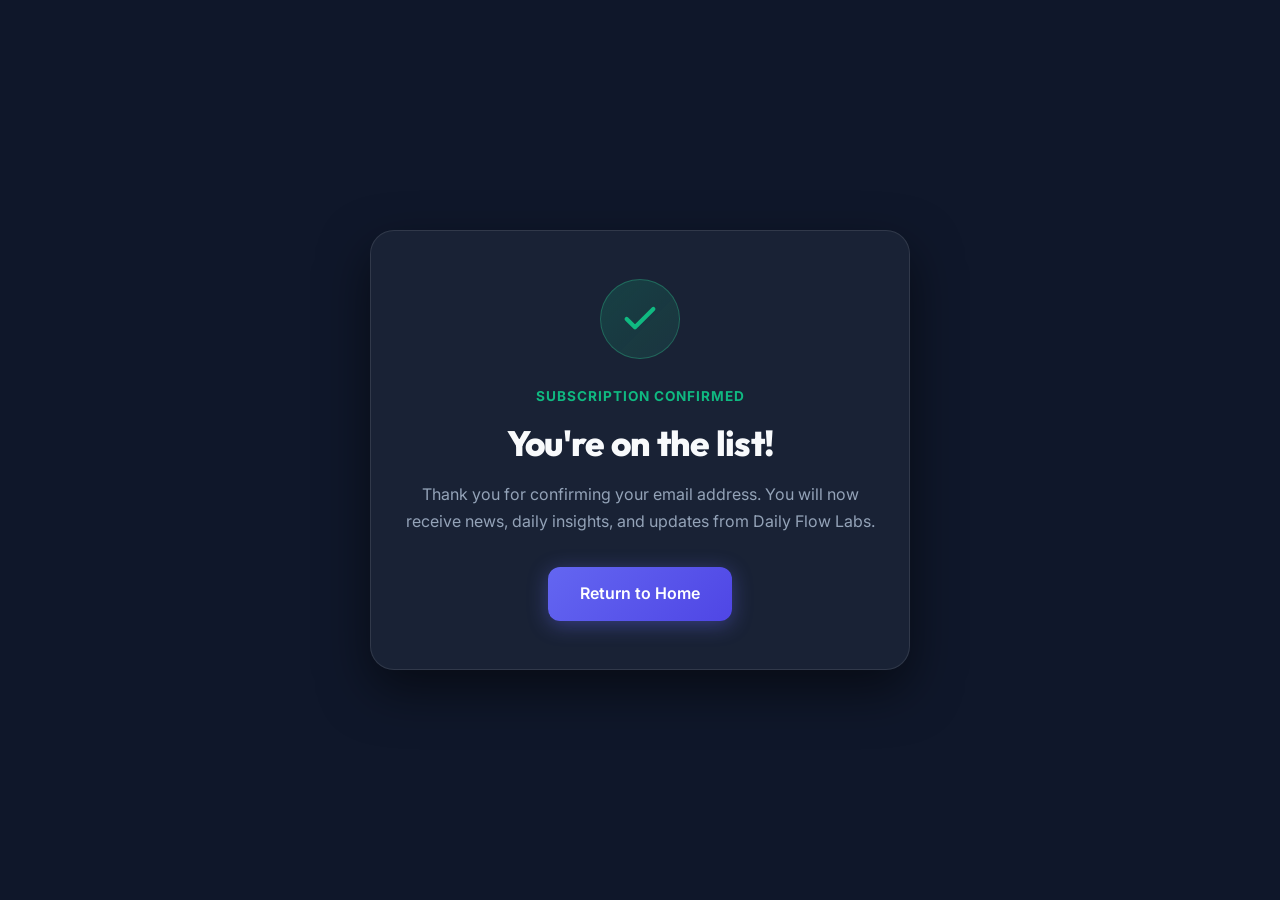
<file: subscribed/index.html>
<!DOCTYPE html>
<html lang="en">
<head>
  <meta charset="UTF-8">
  <meta name="viewport" content="width=device-width, initial-scale=1.0">
  <link rel="icon" type="image/x-icon" href="/favicon.ico">
  <title>Subscription Confirmed - Daily Flow Labs</title>
  <meta name="description" content="Subscription confirmed for Daily Flow Labs newsletter.">
  <link rel="preconnect" href="https://fonts.googleapis.com">
  <link rel="preconnect" href="https://fonts.gstatic.com" crossorigin>
  <link href="https://fonts.googleapis.com/css2?family=Inter:wght@400;500;600;700;800&display=swap" rel="stylesheet">
  <link rel="stylesheet" href="/index.css">
  <style>
    body {
      background-color: #0f172a;
      color: #f8fafc;
      font-family: 'Inter', sans-serif;
      margin: 0;
      min-height: 100vh;
      display: flex;
      flex-direction: column;
      justify-content: center;
      align-items: center;
    }
    .subscribed-card {
      max-width: 540px;
      width: 90%;
      padding: 48px 32px;
      text-align: center;
      background: rgba(30, 41, 59, 0.7);
      backdrop-filter: blur(16px);
      border-radius: 24px;
      border: 1px solid rgba(255, 255, 255, 0.1);
      box-shadow: 0 20px 50px rgba(0, 0, 0, 0.5);
    }
    .badge-icon {
      width: 80px;
      height: 80px;
      margin: 0 auto 24px auto;
      border-radius: 50%;
      background: linear-gradient(135deg, rgba(16, 185, 129, 0.2) 0%, rgba(52, 211, 153, 0.1) 100%);
      border: 1px solid rgba(52, 211, 153, 0.3);
      display: flex;
      align-items: center;
      justify-content: center;
    }
    .badge-text {
      color: #10b981;
      text-transform: uppercase;
      font-size: 0.85rem;
      font-weight: 700;
      letter-spacing: 1px;
    }
    h1 {
      font-size: 2.2rem;
      font-weight: 800;
      margin: 12px 0 16px 0;
    }
    p {
      color: #94a3b8;
      line-height: 1.7;
      font-size: 1rem;
      margin-bottom: 32px;
    }
    .btn-home {
      display: inline-block;
      padding: 14px 32px;
      border-radius: 12px;
      background: linear-gradient(135deg, #6366f1 0%, #4f46e5 100%);
      color: #ffffff;
      font-weight: 600;
      text-decoration: none;
      box-shadow: 0 4px 20px rgba(99, 102, 241, 0.4);
    }
  </style>
</head>
<body>
  <div class="subscribed-card">
    <div class="badge-icon">
      <svg width="40" height="40" viewBox="0 0 24 24" fill="none" stroke="#10b981" stroke-width="2.5" stroke-linecap="round" stroke-linejoin="round">
        <polyline points="20 6 9 17 4 12"></polyline>
      </svg>
    </div>
    <span class="badge-text">Subscription Confirmed</span>
    <h1>You're on the list!</h1>
    <p>Thank you for confirming your email address. You will now receive news, daily insights, and updates from Daily Flow Labs.</p>
    <a href="/" class="btn-home">Return to Home</a>
  </div>
</body>
</html>
</file>
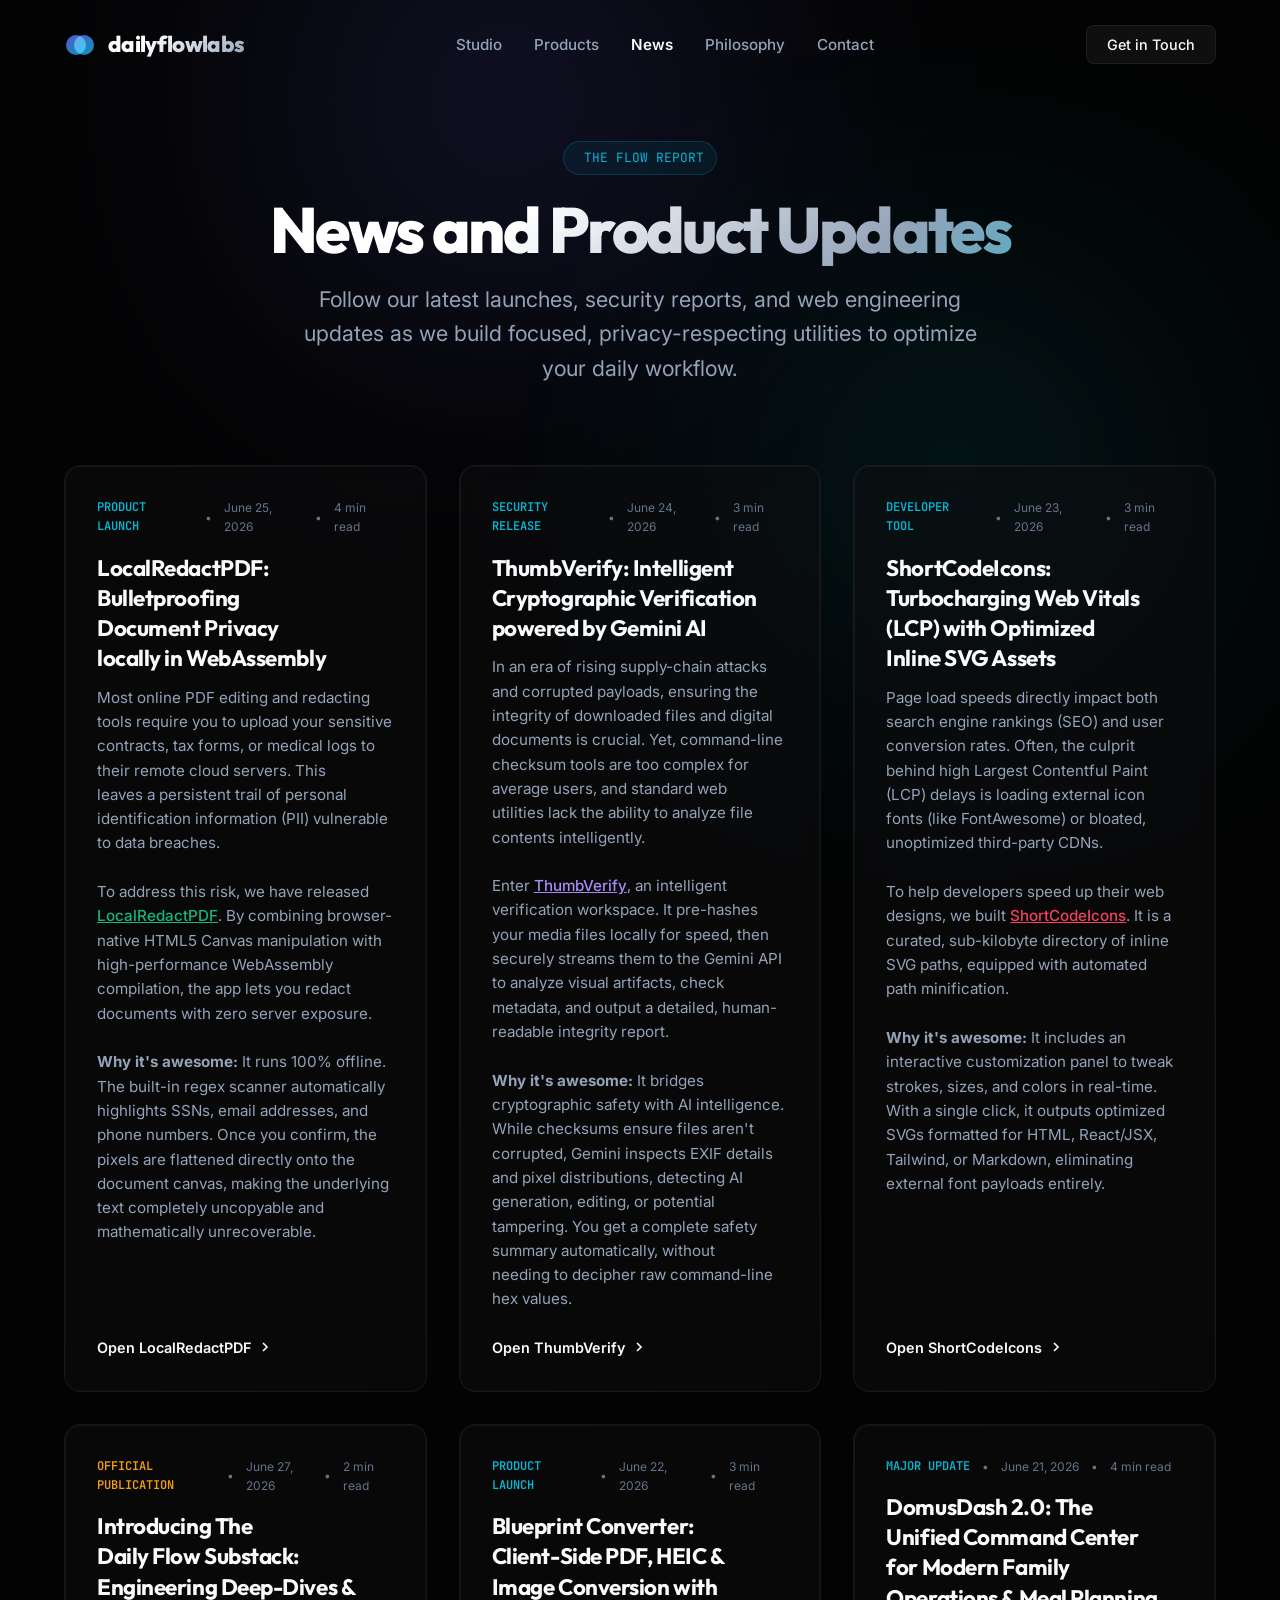
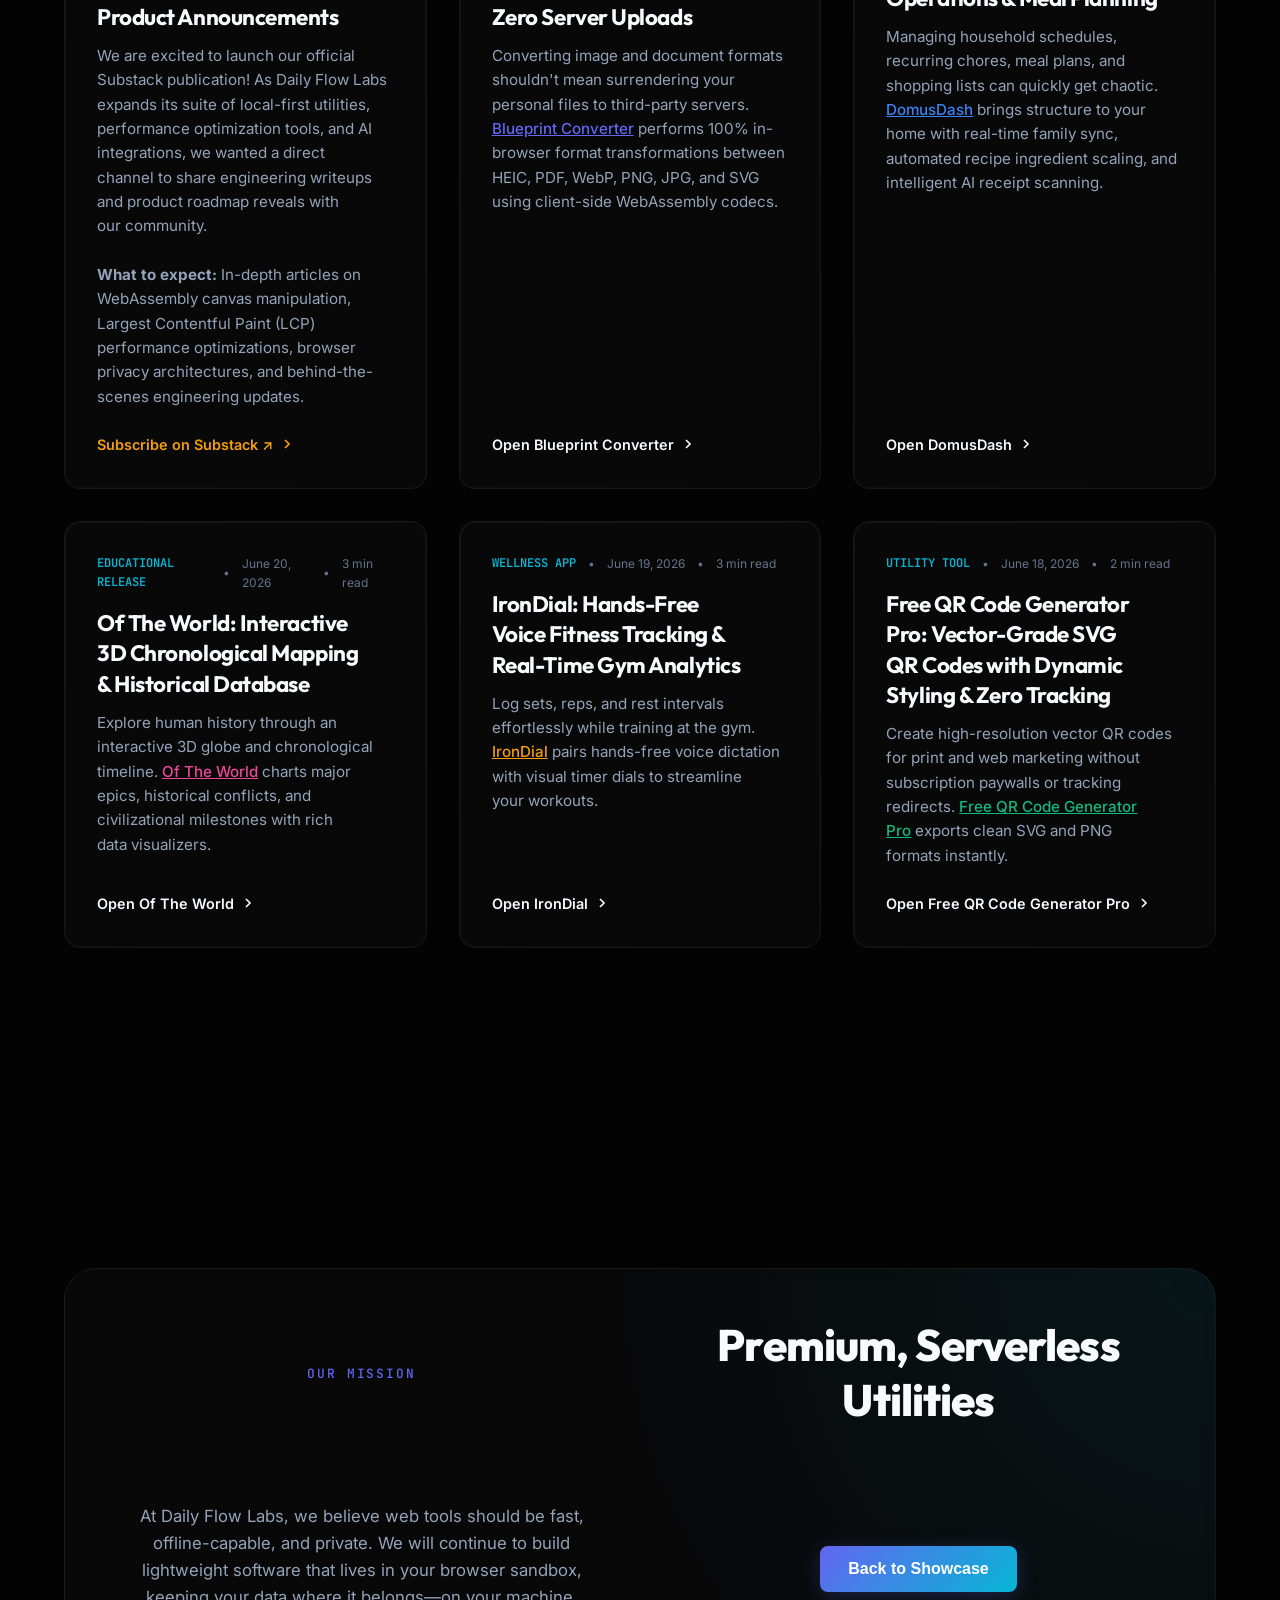
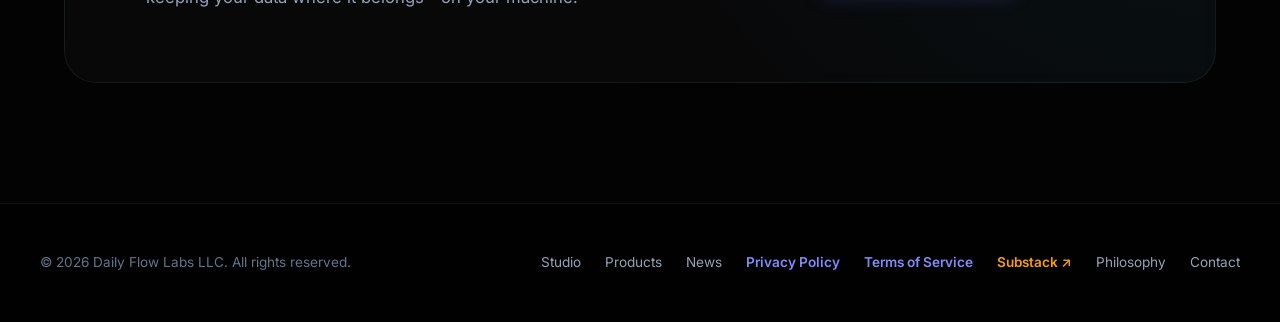
<file: news.html>
<!DOCTYPE html>
<html lang="en">
<head>
  <!-- Google tag (gtag.js) -->
  <script async src="https://www.googletagmanager.com/gtag/js?id=G-Y9NVESWLRV"></script>
  <script>
    window.dataLayer = window.dataLayer || [];
    function gtag(){dataLayer.push(arguments);}
    gtag('js', new Date());

    gtag('config', 'G-Y9NVESWLRV');
  </script>

  <meta charset="UTF-8">
  <meta name="viewport" content="width=device-width, initial-scale=1.0">
  
  <!-- SEO Meta Tags -->
  <title>News & Updates | Daily Flow Labs LLC</title>
  <meta name="description" content="Read the latest product announcements, engineering updates, and privacy reports from Daily Flow Labs LLC. Learn about ThumbVerify, LocalRedactPDF, and ShortCodeIcons.">
  <meta name="keywords" content="Daily Flow Labs, news, updates, software blog, ThumbVerify, LocalRedactPDF, ShortCodeIcons, privacy-first software, local-first apps">
  <meta name="author" content="Daily Flow Labs LLC">
  <meta name="robots" content="index, follow">
  
  <!-- OpenGraph / Facebook -->
  <meta property="og:type" content="website">
  <meta property="og:url" content="https://dailyflowlabs.com/news.html">
  <meta property="og:title" content="News & Updates | Daily Flow Labs LLC">
  <meta property="og:description" content="Stay updated with our latest local-first utility apps, WebAssembly releases, and offline-capable software updates.">
  <meta property="og:image" content="https://dailyflowlabs.com/assets/og-cover.png">

  <!-- Twitter -->
  <meta property="twitter:card" content="summary_large_image">
  <meta property="twitter:url" content="https://dailyflowlabs.com/news.html">
  <meta property="twitter:title" content="News & Updates | Daily Flow Labs LLC">
  <meta property="twitter:description" content="Stay updated with our latest local-first utility apps, WebAssembly releases, and offline-capable software updates.">
  <meta property="twitter:image" content="https://dailyflowlabs.com/assets/og-cover.png">

  <!-- Favicons & Manifest -->
  <link rel="icon" type="image/x-icon" href="/favicon.ico">
  <link rel="icon" type="image/svg+xml" href="/assets/favicon.svg">
  <link rel="icon" type="image/png" sizes="32x32" href="/assets/favicon-32x32.png">
  <link rel="icon" type="image/png" sizes="16x16" href="/assets/favicon-16x16.png">
  <link rel="apple-touch-icon" sizes="180x180" href="/assets/apple-touch-icon.png">
  <link rel="manifest" href="/site.webmanifest">

  <!-- Style Sheets -->
  <link rel="stylesheet" href="index.css">
  
  <!-- Scripts -->
  <script src="app.js" defer></script>

  <!-- Structured Data JSON-LD for Articles & Blog -->
  <script type="application/ld+json">
  {
    "@context": "https://schema.org",
    "@type": "Blog",
    "name": "The Flow Report",
    "description": "Latest announcements and product releases from Daily Flow Labs.",
    "url": "https://dailyflowlabs.com/news.html",
    "publisher": {
      "@type": "Organization",
      "name": "Daily Flow Labs LLC",
      "logo": {
        "@type": "ImageObject",
        "url": "https://dailyflowlabs.com/assets/og-cover.png"
      }
    },
    "blogPost": [
      {
        "@type": "BlogPosting",
        "headline": "LocalRedactPDF: Bulletproofing Document Privacy locally in WebAssembly",
        "datePublished": "2026-06-25",
        "author": {
          "@type": "Organization",
          "name": "Daily Flow Labs LLC"
        },
        "description": "We are proud to announce the release of LocalRedactPDF, a 100% offline document redact tool built using WebAssembly that scrubs sensitive details entirely in your browser canvas.",
        "url": "https://dailyflowlabs.com/news.html#localredactpdf"
      },
      {
        "@type": "BlogPosting",
        "headline": "ThumbVerify: Intelligent Cryptographic Verification powered by Gemini AI",
        "datePublished": "2026-06-24",
        "author": {
          "@type": "Organization",
          "name": "Daily Flow Labs LLC"
        },
        "description": "Ensure media and document integrity with ThumbVerify, a verification utility that pre-hashes files locally and streams them securely to Gemini AI to generate human-readable reports.",
        "url": "https://dailyflowlabs.com/news.html#thumbverify"
      },
      {
        "@type": "BlogPosting",
        "headline": "ShortCodeIcons: Turbocharging Web Vitals (LCP) with Optimized Inline SVG Assets",
        "datePublished": "2026-06-23",
        "author": {
          "@type": "Organization",
          "name": "Daily Flow Labs LLC"
        },
        "description": "Improve your Largest Contentful Paint (LCP) scores by switching to ShortCodeIcons, our new directory of optimized SVGs with custom stroke editors and instant React/HTML code copies.",
        "url": "https://dailyflowlabs.com/news.html#shortcodeicons"
      }
    ]
  }
  </script>


  <!-- Microsoft Clarity -->
  <script type="text/javascript">
      (function(c,l,a,r,i,t,y){
                var h=window.location.hostname; if(h.includes("localhost")||h.includes("127.0.0.1")||h.startsWith("dev.")) return;
          c[a]=c[a]||function(){(c[a].q=c[a].q||[]).push(arguments)};
          t=l.createElement(r);t.async=1;t.src="https://www.clarity.ms/tag/"+i;
          y=l.getElementsByTagName(r)[0];y.parentNode.insertBefore(t,y);
      })(window, document, "clarity", "script", "xdqpivby3i");
  </script>
</head>

<body>

  <!-- Background Orbs -->
  <div class="orb orb-primary"></div>
  <div class="orb orb-secondary"></div>

  <!-- Header -->
  <header>
    <div class="header-container">
      <a href="index.html#home" class="logo-wrapper" id="logo-link">
        <div class="logo-symbol"></div>
        <span class="logo-text">dailyflowlabs</span>
      </a>
      <nav>
        <ul class="nav-menu">
          <li><a href="index.html#about" class="nav-link">Studio</a></li>
          <li><a href="index.html#products" class="nav-link">Products</a></li>
          <li><a href="news.html" class="nav-link" style="color: var(--text-primary); font-weight: 600;">News</a></li>
          <li><a href="index.html#philosophy" class="nav-link">Philosophy</a></li>
          <li><a href="index.html#contact" class="nav-link">Contact</a></li>
        </ul>


      </nav>
      <a href="index.html#contact">
        <button class="btn-contact">Get in Touch</button>
      </a>
    </div>
  </header>

  <main>
    <!-- News Hero Section -->
    <section class="news-hero">
      <div class="news-hero-content">
        <div class="news-hero-badge">
          <span></span> The Flow Report
        </div>
        <h1 class="hero-title text-gradient" style="margin-bottom: 16px;">News and Product Updates</h1>
        <p class="hero-subtitle" style="max-width: 700px; margin: 0 auto;">
          Follow our latest launches, security reports, and web engineering updates as we build focused, privacy-respecting utilities to optimize your daily workflow.
        </p>
      </div>
    </section>

    <!-- Articles Grid Section -->
    <section class="section container" style="padding-top: 20px;">
      <div class="news-grid">
        
        <!-- ARTICLE 1: LocalRedactPDF -->
        <article class="news-card native-reveal reveal" id="localredactpdf">
          <div class="news-card-meta">
            <span class="news-card-category">Product Launch</span>
            <span>&bull;</span>
            <time datetime="2026-06-25">June 25, 2026</time>
            <span>&bull;</span>
            <span>4 min read</span>
          </div>
          <h2 class="news-card-title">LocalRedactPDF: Bulletproofing Document Privacy locally in WebAssembly</h2>
          <p class="news-card-summary">
            Most online PDF editing and redacting tools require you to upload your sensitive contracts, tax forms, or medical logs to their remote cloud servers. This leaves a persistent trail of personal identification information (PII) vulnerable to data breaches. 
            <br><br>
            To address this risk, we have released <a href="https://localredactpdf.com" target="_blank" rel="noopener noreferrer" style="color: var(--accent-redact); font-weight: 500; text-decoration: underline;">LocalRedactPDF</a>. By combining browser-native HTML5 Canvas manipulation with high-performance WebAssembly compilation, the app lets you redact documents with zero server exposure.
            <br><br>
            <strong>Why it's awesome:</strong> It runs 100% offline. The built-in regex scanner automatically highlights SSNs, email addresses, and phone numbers. Once you confirm, the pixels are flattened directly onto the document canvas, making the underlying text completely uncopyable and mathematically unrecoverable.
          </p>
          <a href="https://localredactpdf.com" target="_blank" rel="noopener noreferrer" class="news-card-link">
            Open LocalRedactPDF
            <svg width="16" height="16" viewBox="0 0 24 24" fill="none" stroke="currentColor" stroke-width="2.5"><polyline points="9 18 15 12 9 6"/></svg>
          </a>
        </article>

        <!-- ARTICLE 2: ThumbVerify -->
        <article class="news-card native-reveal reveal" id="thumbverify">
          <div class="news-card-meta">
            <span class="news-card-category">Security Release</span>
            <span>&bull;</span>
            <time datetime="2026-06-24">June 24, 2026</time>
            <span>&bull;</span>
            <span>3 min read</span>
          </div>
          <h2 class="news-card-title">ThumbVerify: Intelligent Cryptographic Verification powered by Gemini AI</h2>
          <p class="news-card-summary">
            In an era of rising supply-chain attacks and corrupted payloads, ensuring the integrity of downloaded files and digital documents is crucial. Yet, command-line checksum tools are too complex for average users, and standard web utilities lack the ability to analyze file contents intelligently.
            <br><br>
            Enter <a href="https://thumbverify.com" target="_blank" rel="noopener noreferrer" style="color: var(--accent-thumbverify); font-weight: 500; text-decoration: underline;">ThumbVerify</a>, an intelligent verification workspace. It pre-hashes your media files locally for speed, then securely streams them to the Gemini API to analyze visual artifacts, check metadata, and output a detailed, human-readable integrity report.
            <br><br>
            <strong>Why it's awesome:</strong> It bridges cryptographic safety with AI intelligence. While checksums ensure files aren't corrupted, Gemini inspects EXIF details and pixel distributions, detecting AI generation, editing, or potential tampering. You get a complete safety summary automatically, without needing to decipher raw command-line hex values.
          </p>
          <a href="https://thumbverify.com" target="_blank" rel="noopener noreferrer" class="news-card-link">
            Open ThumbVerify
            <svg width="16" height="16" viewBox="0 0 24 24" fill="none" stroke="currentColor" stroke-width="2.5"><polyline points="9 18 15 12 9 6"/></svg>
          </a>
        </article>

        <!-- ARTICLE 3: ShortCodeIcons -->
        <article class="news-card native-reveal reveal" id="shortcodeicons">
          <div class="news-card-meta">
            <span class="news-card-category">Developer Tool</span>
            <span>&bull;</span>
            <time datetime="2026-06-23">June 23, 2026</time>
            <span>&bull;</span>
            <span>3 min read</span>
          </div>
          <h2 class="news-card-title">ShortCodeIcons: Turbocharging Web Vitals (LCP) with Optimized Inline SVG Assets</h2>
          <p class="news-card-summary">
            Page load speeds directly impact both search engine rankings (SEO) and user conversion rates. Often, the culprit behind high Largest Contentful Paint (LCP) delays is loading external icon fonts (like FontAwesome) or bloated, unoptimized third-party CDNs.
            <br><br>
            To help developers speed up their web designs, we built <a href="https://shortcodeicons.com" target="_blank" rel="noopener noreferrer" style="color: var(--accent-icons); font-weight: 500; text-decoration: underline;">ShortCodeIcons</a>. It is a curated, sub-kilobyte directory of inline SVG paths, equipped with automated path minification.
            <br><br>
            <strong>Why it's awesome:</strong> It includes an interactive customization panel to tweak strokes, sizes, and colors in real-time. With a single click, it outputs optimized SVGs formatted for HTML, React/JSX, Tailwind, or Markdown, eliminating external font payloads entirely.
          </p>
          <a href="https://shortcodeicons.com" target="_blank" rel="noopener noreferrer" class="news-card-link">
            Open ShortCodeIcons
            <svg width="16" height="16" viewBox="0 0 24 24" fill="none" stroke="currentColor" stroke-width="2.5"><polyline points="9 18 15 12 9 6"/></svg>
          </a>
        </article>

        <!-- ARTICLE 4: Substack Official Launch -->
        <article class="news-card native-reveal reveal" id="substack">
          <div class="news-card-meta">
            <span class="news-card-category" style="color: #f59e0b;">Official Publication</span>
            <span>&bull;</span>
            <time datetime="2026-06-27">June 27, 2026</time>
            <span>&bull;</span>
            <span>2 min read</span>
          </div>
          <h2 class="news-card-title">Introducing The Daily Flow Substack: Engineering Deep-Dives & Product Announcements</h2>
          <p class="news-card-summary">
            We are excited to launch our official Substack publication! As Daily Flow Labs expands its suite of local-first utilities, performance optimization tools, and AI integrations, we wanted a direct channel to share engineering writeups and product roadmap reveals with our community.
            <br><br>
            <strong>What to expect:</strong> In-depth articles on WebAssembly canvas manipulation, Largest Contentful Paint (LCP) performance optimizations, browser privacy architectures, and behind-the-scenes engineering updates.
          </p>
          <a href="https://substack.com/@dailyflowlabs" target="_blank" rel="noopener noreferrer" class="news-card-link" style="color: #f59e0b;">
            Subscribe on Substack ↗
            <svg width="16" height="16" viewBox="0 0 24 24" fill="none" stroke="currentColor" stroke-width="2.5"><polyline points="9 18 15 12 9 6"/></svg>
          </a>
        </article>

        <!-- ARTICLE 5: Blueprint Converter -->
        <article class="news-card native-reveal reveal" id="blueprintconverter">
          <div class="news-card-meta">
            <span class="news-card-category">Product Launch</span>
            <span>&bull;</span>
            <time datetime="2026-06-22">June 22, 2026</time>
            <span>&bull;</span>
            <span>3 min read</span>
          </div>
          <h2 class="news-card-title">Blueprint Converter: Client-Side PDF, HEIC & Image Conversion with Zero Server Uploads</h2>
          <p class="news-card-summary">
            Converting image and document formats shouldn't mean surrendering your personal files to third-party servers. <a href="https://blueprintconverter.com" target="_blank" rel="noopener noreferrer" style="color: #6366f1; font-weight: 500; text-decoration: underline;">Blueprint Converter</a> performs 100% in-browser format transformations between HEIC, PDF, WebP, PNG, JPG, and SVG using client-side WebAssembly codecs.
          </p>
          <a href="https://blueprintconverter.com" target="_blank" rel="noopener noreferrer" class="news-card-link">
            Open Blueprint Converter
            <svg width="16" height="16" viewBox="0 0 24 24" fill="none" stroke="currentColor" stroke-width="2.5"><polyline points="9 18 15 12 9 6"/></svg>
          </a>
        </article>

        <!-- ARTICLE 6: DomusDash -->
        <article class="news-card native-reveal reveal" id="domusdash">
          <div class="news-card-meta">
            <span class="news-card-category">Major Update</span>
            <span>&bull;</span>
            <time datetime="2026-06-21">June 21, 2026</time>
            <span>&bull;</span>
            <span>4 min read</span>
          </div>
          <h2 class="news-card-title">DomusDash 2.0: The Unified Command Center for Modern Family Operations & Meal Planning</h2>
          <p class="news-card-summary">
            Managing household schedules, recurring chores, meal plans, and shopping lists can quickly get chaotic. <a href="https://domusdash.com" target="_blank" rel="noopener noreferrer" style="color: #3b82f6; font-weight: 500; text-decoration: underline;">DomusDash</a> brings structure to your home with real-time family sync, automated recipe ingredient scaling, and intelligent AI receipt scanning.
          </p>
          <a href="https://domusdash.com" target="_blank" rel="noopener noreferrer" class="news-card-link">
            Open DomusDash
            <svg width="16" height="16" viewBox="0 0 24 24" fill="none" stroke="currentColor" stroke-width="2.5"><polyline points="9 18 15 12 9 6"/></svg>
          </a>
        </article>

        <!-- ARTICLE 7: Of The World -->
        <article class="news-card native-reveal reveal" id="oftheworld">
          <div class="news-card-meta">
            <span class="news-card-category">Educational Release</span>
            <span>&bull;</span>
            <time datetime="2026-06-20">June 20, 2026</time>
            <span>&bull;</span>
            <span>3 min read</span>
          </div>
          <h2 class="news-card-title">Of The World: Interactive 3D Chronological Mapping & Historical Database</h2>
          <p class="news-card-summary">
            Explore human history through an interactive 3D globe and chronological timeline. <a href="https://oftheworld.io" target="_blank" rel="noopener noreferrer" style="color: #ec4899; font-weight: 500; text-decoration: underline;">Of The World</a> charts major epics, historical conflicts, and civilizational milestones with rich data visualizers.
          </p>
          <a href="https://oftheworld.io" target="_blank" rel="noopener noreferrer" class="news-card-link">
            Open Of The World
            <svg width="16" height="16" viewBox="0 0 24 24" fill="none" stroke="currentColor" stroke-width="2.5"><polyline points="9 18 15 12 9 6"/></svg>
          </a>
        </article>

        <!-- ARTICLE 8: IronDial -->
        <article class="news-card native-reveal reveal" id="irondial">
          <div class="news-card-meta">
            <span class="news-card-category">Wellness App</span>
            <span>&bull;</span>
            <time datetime="2026-06-19">June 19, 2026</time>
            <span>&bull;</span>
            <span>3 min read</span>
          </div>
          <h2 class="news-card-title">IronDial: Hands-Free Voice Fitness Tracking & Real-Time Gym Analytics</h2>
          <p class="news-card-summary">
            Log sets, reps, and rest intervals effortlessly while training at the gym. <a href="https://irondial.app" target="_blank" rel="noopener noreferrer" style="color: #f59e0b; font-weight: 500; text-decoration: underline;">IronDial</a> pairs hands-free voice dictation with visual timer dials to streamline your workouts.
          </p>
          <a href="https://irondial.app" target="_blank" rel="noopener noreferrer" class="news-card-link">
            Open IronDial
            <svg width="16" height="16" viewBox="0 0 24 24" fill="none" stroke="currentColor" stroke-width="2.5"><polyline points="9 18 15 12 9 6"/></svg>
          </a>
        </article>

        <!-- ARTICLE 9: Free QR Code Generator Pro -->
        <article class="news-card native-reveal reveal" id="freeqrcode">
          <div class="news-card-meta">
            <span class="news-card-category">Utility Tool</span>
            <span>&bull;</span>
            <time datetime="2026-06-18">June 18, 2026</time>
            <span>&bull;</span>
            <span>2 min read</span>
          </div>
          <h2 class="news-card-title">Free QR Code Generator Pro: Vector-Grade SVG QR Codes with Dynamic Styling & Zero Tracking</h2>
          <p class="news-card-summary">
            Create high-resolution vector QR codes for print and web marketing without subscription paywalls or tracking redirects. <a href="https://freeqrcode.pro" target="_blank" rel="noopener noreferrer" style="color: #10b981; font-weight: 500; text-decoration: underline;">Free QR Code Generator Pro</a> exports clean SVG and PNG formats instantly.
          </p>
          <a href="https://freeqrcode.pro" target="_blank" rel="noopener noreferrer" class="news-card-link">
            Open Free QR Code Generator Pro
            <svg width="16" height="16" viewBox="0 0 24 24" fill="none" stroke="currentColor" stroke-width="2.5"><polyline points="9 18 15 12 9 6"/></svg>
          </a>
        </article>


      </div>
    </section>

    <!-- News CTA Section -->
    <section class="section container native-reveal reveal" style="padding-bottom: 120px;">
      <div class="philosophy-card" style="padding: 48px; background: radial-gradient(circle at top right, rgba(6, 182, 212, 0.08), transparent 50%), var(--bg-card); text-align: center;">
        <span class="section-tag" style="margin: 0 auto 12px; display: table;">Our Mission</span>
        <h2 class="section-title" style="margin-bottom: 16px;">Premium, Serverless Utilities</h2>
        <p style="max-width: 600px; margin: 0 auto 24px; line-height: 1.6;">
          At Daily Flow Labs, we believe web tools should be fast, offline-capable, and private. We will continue to build lightweight software that lives in your browser sandbox, keeping your data where it belongs—on your machine.
        </p>
        <a href="index.html#products">
          <button class="btn-primary">Back to Showcase</button>
        </a>
      </div>
    </section>
  </main>

  <!-- Footer -->
  <footer>
    <div class="footer-container">
      <div class="footer-copy">
        &copy; 2026 Daily Flow Labs LLC. All rights reserved.
      </div>
      <ul class="footer-links">
        <li><a href="index.html#about">Studio</a></li>
        <li><a href="index.html#products">Products</a></li>
        <li><a href="news.html">News</a></li>
        <li><a href="privacy.html" style="color: #818cf8; font-weight: 600;">Privacy Policy</a></li>
        <li><a href="terms.html" style="color: #818cf8; font-weight: 600;">Terms of Service</a></li>
        <li><a href="https://substack.com/@dailyflowlabs" target="_blank" rel="noopener noreferrer" style="color: #f59e0b; font-weight: 600;">Substack ↗</a></li>
        <li><a href="index.html#philosophy">Philosophy</a></li>
        <li><a href="index.html#contact">Contact</a></li>
      </ul>
    </div>
  </footer>

</body>
</html>
</file>
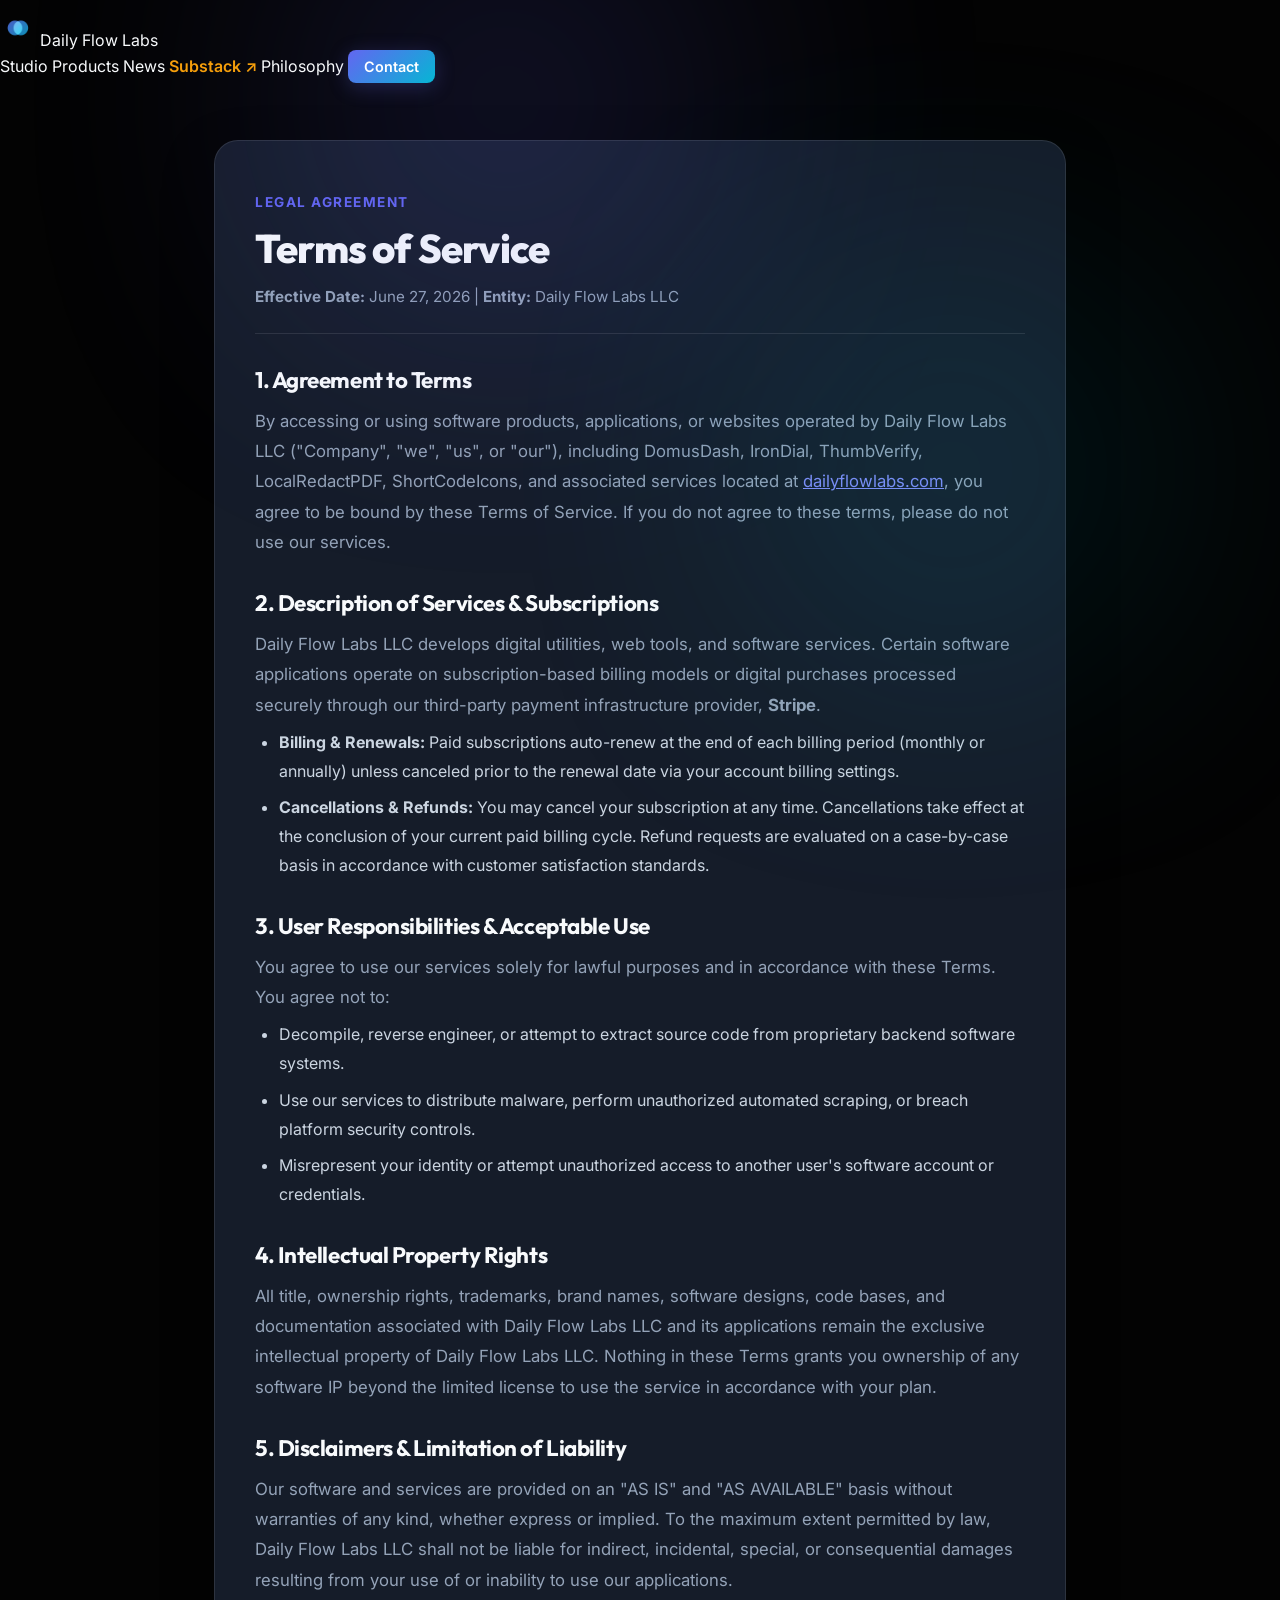
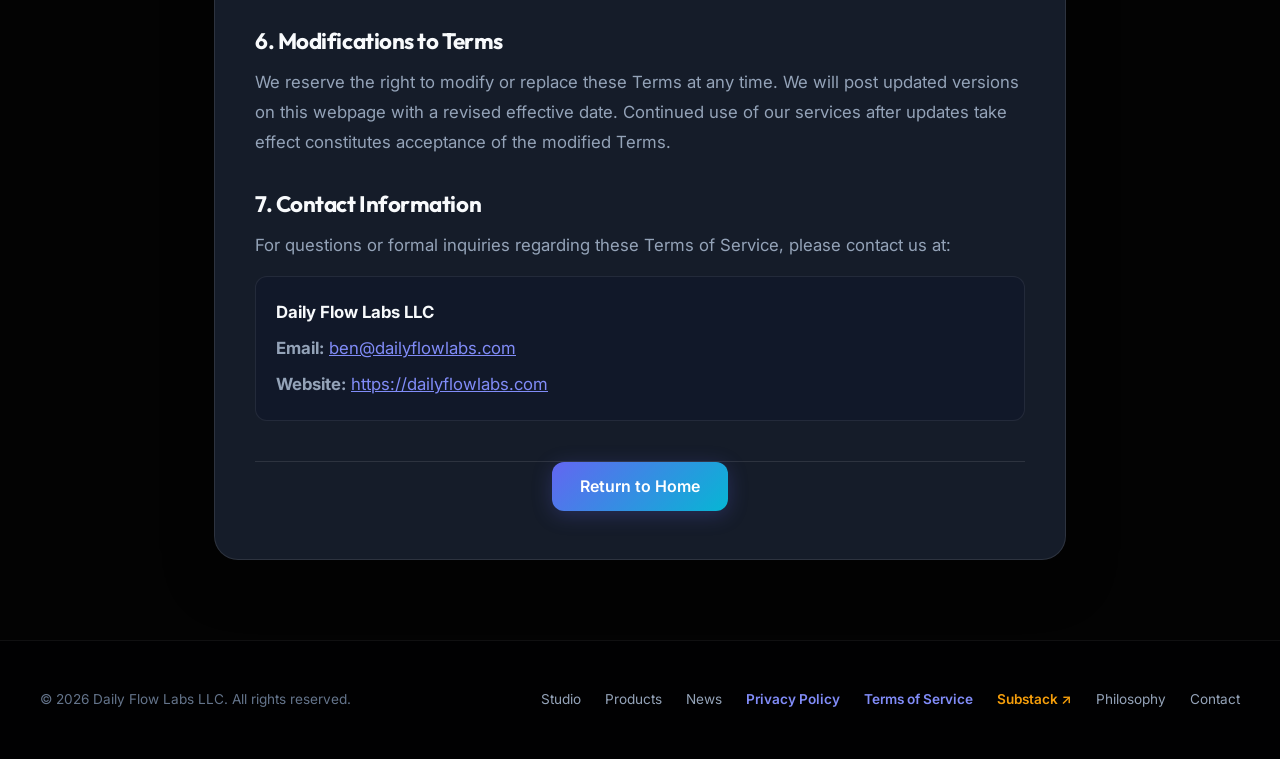
<file: terms.html>
<!DOCTYPE html>
<html lang="en">
<head>
  <!-- Google tag (gtag.js) -->
  <script async src="https://www.googletagmanager.com/gtag/js?id=G-Y9NVESWLRV"></script>
  <script>
    window.dataLayer = window.dataLayer || [];
    function gtag(){dataLayer.push(arguments);}
    gtag('js', new Date());

    gtag('config', 'G-Y9NVESWLRV');
  </script>

  <meta charset="UTF-8">
  <meta name="viewport" content="width=device-width, initial-scale=1.0">
  
  <!-- SEO Meta Tags -->
  <title>Terms of Service | Daily Flow Labs LLC</title>
  <meta name="description" content="Official Terms of Service for Daily Flow Labs LLC and its software applications including DomusDash, IronDial, ThumbVerify, and LocalRedactPDF.">
  <meta name="keywords" content="Daily Flow Labs, terms of service, legal terms, software agreement">
  <meta name="author" content="Daily Flow Labs LLC">
  <meta name="robots" content="index, follow">
  
  <!-- OpenGraph / Facebook -->
  <meta property="og:type" content="website">
  <meta property="og:url" content="https://dailyflowlabs.com/terms.html">
  <meta property="og:title" content="Terms of Service | Daily Flow Labs LLC">
  <meta property="og:description" content="Official Terms of Service governing the use of software applications and services operated by Daily Flow Labs LLC.">
  <meta property="og:image" content="https://dailyflowlabs.com/assets/og-cover.png">

  <!-- Twitter -->
  <meta property="twitter:card" content="summary_large_image">
  <meta property="twitter:url" content="https://dailyflowlabs.com/terms.html">
  <meta property="twitter:title" content="Terms of Service | Daily Flow Labs LLC">
  <meta property="twitter:description" content="Official Terms of Service governing the use of software applications and services operated by Daily Flow Labs LLC.">
  <meta property="twitter:image" content="https://dailyflowlabs.com/assets/og-cover.png">

  <!-- Favicons & Manifest -->
  <link rel="icon" type="image/x-icon" href="/favicon.ico">
  <link rel="icon" type="image/svg+xml" href="/assets/favicon.svg">
  <link rel="icon" type="image/png" sizes="32x32" href="/assets/favicon-32x32.png">
  <link rel="icon" type="image/png" sizes="16x16" href="/assets/favicon-16x16.png">
  <link rel="apple-touch-icon" sizes="180x180" href="/assets/apple-touch-icon.png">
  <link rel="manifest" href="/site.webmanifest">

  <!-- Style Sheets -->
  <link rel="stylesheet" href="index.css">
  
  <!-- Scripts -->
  <script src="app.js" defer></script>

  <!-- Microsoft Clarity -->
  <script type="text/javascript">
      (function(c,l,a,r,i,t,y){
          var h=window.location.hostname; if(h.includes("localhost")||h.includes("127.0.0.1")||h.startsWith("dev.")) return;
          c[a]=c[a]||function(){(c[a].q=c[a].q||[]).push(arguments)};
          t=l.createElement(r);t.async=1;t.src="https://www.clarity.ms/tag/"+i;
          y=l.getElementsByTagName(r)[0];y.parentNode.insertBefore(t,y);
      })(window, document, "clarity", "script", "xdqpivby3i");
  </script>
</head>

<body>

  <!-- Background Orbs -->
  <div class="orb orb-primary"></div>
  <div class="orb orb-secondary"></div>

  <!-- Header / Navigation -->
  <header>
    <div class="nav-container">
      <a href="/" class="brand">
        <img src="logo.png" alt="Daily Flow Labs Logo" class="brand-logo" width="36" height="36">
        <span class="brand-name">Daily Flow Labs</span>
      </a>
      <nav class="desktop-nav">
        <a href="/#about">Studio</a>
        <a href="/#products">Products</a>
        <a href="news.html">News</a>
        <a href="https://substack.com/@dailyflowlabs" target="_blank" rel="noopener noreferrer" style="color: #f59e0b; font-weight: 600;">Substack ↗</a>
        <a href="/#philosophy">Philosophy</a>
        <a href="/#contact" class="btn-primary" style="padding: 8px 16px; font-size: 0.9rem;">Contact</a>
      </nav>
    </div>
  </header>

  <main style="padding-top: 140px; padding-bottom: 80px; max-width: 900px; margin: 0 auto; padding-left: 24px; padding-right: 24px;">
    <div style="background: rgba(30, 41, 59, 0.7); backdrop-filter: blur(16px); border-radius: 24px; border: 1px solid rgba(255, 255, 255, 0.1); padding: 48px 40px; box-shadow: 0 20px 50px rgba(0,0,0,0.4);">
      
      <div style="border-bottom: 1px solid rgba(255, 255, 255, 0.1); padding-bottom: 24px; margin-bottom: 32px;">
        <span style="color: #6366f1; text-transform: uppercase; font-size: 0.85rem; font-weight: 700; letter-spacing: 1.5px;">Legal Agreement</span>
        <h1 style="font-size: 2.5rem; font-weight: 800; color: #f8fafc; margin: 8px 0 12px 0;">Terms of Service</h1>
        <p style="color: #94a3b8; font-size: 0.95rem; margin: 0;"><strong>Effective Date:</strong> June 27, 2026 | <strong>Entity:</strong> Daily Flow Labs LLC</p>
      </div>

      <article style="color: #cbd5e1; line-height: 1.8; font-size: 1rem;">
        <section style="margin-bottom: 32px;">
          <h2 style="color: #f8fafc; font-size: 1.4rem; font-weight: 700; margin-bottom: 12px;">1. Agreement to Terms</h2>
          <p>By accessing or using software products, applications, or websites operated by Daily Flow Labs LLC ("Company", "we", "us", or "our"), including DomusDash, IronDial, ThumbVerify, LocalRedactPDF, ShortCodeIcons, and associated services located at <a href="https://dailyflowlabs.com" style="color: #818cf8; text-decoration: underline;">dailyflowlabs.com</a>, you agree to be bound by these Terms of Service. If you do not agree to these terms, please do not use our services.</p>
        </section>

        <section style="margin-bottom: 32px;">
          <h2 style="color: #f8fafc; font-size: 1.4rem; font-weight: 700; margin-bottom: 12px;">2. Description of Services & Subscriptions</h2>
          <p>Daily Flow Labs LLC develops digital utilities, web tools, and software services. Certain software applications operate on subscription-based billing models or digital purchases processed securely through our third-party payment infrastructure provider, <strong>Stripe</strong>.</p>
          <ul style="padding-left: 24px; margin-top: 8px;">
            <li style="margin-bottom: 8px;"><strong>Billing & Renewals:</strong> Paid subscriptions auto-renew at the end of each billing period (monthly or annually) unless canceled prior to the renewal date via your account billing settings.</li>
            <li style="margin-bottom: 8px;"><strong>Cancellations & Refunds:</strong> You may cancel your subscription at any time. Cancellations take effect at the conclusion of your current paid billing cycle. Refund requests are evaluated on a case-by-case basis in accordance with customer satisfaction standards.</li>
          </ul>
        </section>

        <section style="margin-bottom: 32px;">
          <h2 style="color: #f8fafc; font-size: 1.4rem; font-weight: 700; margin-bottom: 12px;">3. User Responsibilities & Acceptable Use</h2>
          <p>You agree to use our services solely for lawful purposes and in accordance with these Terms. You agree not to:</p>
          <ul style="padding-left: 24px; margin-top: 8px;">
            <li style="margin-bottom: 8px;">Decompile, reverse engineer, or attempt to extract source code from proprietary backend software systems.</li>
            <li style="margin-bottom: 8px;">Use our services to distribute malware, perform unauthorized automated scraping, or breach platform security controls.</li>
            <li style="margin-bottom: 8px;">Misrepresent your identity or attempt unauthorized access to another user's software account or credentials.</li>
          </ul>
        </section>

        <section style="margin-bottom: 32px;">
          <h2 style="color: #f8fafc; font-size: 1.4rem; font-weight: 700; margin-bottom: 12px;">4. Intellectual Property Rights</h2>
          <p>All title, ownership rights, trademarks, brand names, software designs, code bases, and documentation associated with Daily Flow Labs LLC and its applications remain the exclusive intellectual property of Daily Flow Labs LLC. Nothing in these Terms grants you ownership of any software IP beyond the limited license to use the service in accordance with your plan.</p>
        </section>

        <section style="margin-bottom: 32px;">
          <h2 style="color: #f8fafc; font-size: 1.4rem; font-weight: 700; margin-bottom: 12px;">5. Disclaimers & Limitation of Liability</h2>
          <p>Our software and services are provided on an "AS IS" and "AS AVAILABLE" basis without warranties of any kind, whether express or implied. To the maximum extent permitted by law, Daily Flow Labs LLC shall not be liable for indirect, incidental, special, or consequential damages resulting from your use of or inability to use our applications.</p>
        </section>

        <section style="margin-bottom: 32px;">
          <h2 style="color: #f8fafc; font-size: 1.4rem; font-weight: 700; margin-bottom: 12px;">6. Modifications to Terms</h2>
          <p>We reserve the right to modify or replace these Terms at any time. We will post updated versions on this webpage with a revised effective date. Continued use of our services after updates take effect constitutes acceptance of the modified Terms.</p>
        </section>

        <section style="margin-bottom: 16px;">
          <h2 style="color: #f8fafc; font-size: 1.4rem; font-weight: 700; margin-bottom: 12px;">7. Contact Information</h2>
          <p>For questions or formal inquiries regarding these Terms of Service, please contact us at:</p>
          <div style="background: rgba(15, 23, 42, 0.6); padding: 20px; border-radius: 12px; border: 1px solid rgba(255, 255, 255, 0.08); margin-top: 16px;">
            <p style="margin: 0 0 6px 0; font-weight: 700; color: #f8fafc;">Daily Flow Labs LLC</p>
            <p style="margin: 0 0 6px 0;"><strong>Email:</strong> <a href="mailto:ben@dailyflowlabs.com" style="color: #818cf8; text-decoration: underline;">ben@dailyflowlabs.com</a></p>
            <p style="margin: 0;"><strong>Website:</strong> <a href="https://dailyflowlabs.com" style="color: #818cf8; text-decoration: underline;">https://dailyflowlabs.com</a></p>
          </div>
        </section>
      </article>

      <div style="margin-top: 40px; pt-24; border-top: 1px solid rgba(255, 255, 255, 0.1); text-align: center;">
        <a href="/" class="btn-primary" style="display: inline-block; padding: 12px 28px; text-decoration: none; border-radius: 12px; font-weight: 600;">Return to Home</a>
      </div>

    </div>
  </main>

  <!-- Footer -->
  <footer>
    <div class="footer-container">
      <div class="footer-copy">
        &copy; 2026 Daily Flow Labs LLC. All rights reserved.
      </div>
      <ul class="footer-links">
        <li><a href="/#about">Studio</a></li>
        <li><a href="/#products">Products</a></li>
        <li><a href="news.html">News</a></li>
        <li><a href="privacy.html" style="color: #818cf8; font-weight: 600;">Privacy Policy</a></li>
        <li><a href="terms.html" style="color: #818cf8; font-weight: 600;">Terms of Service</a></li>
        <li><a href="https://substack.com/@dailyflowlabs" target="_blank" rel="noopener noreferrer" style="color: #f59e0b; font-weight: 600;">Substack ↗</a></li>
        <li><a href="/#philosophy">Philosophy</a></li>
        <li><a href="/#contact">Contact</a></li>
      </ul>
    </div>
  </footer>

</body>
</html>
</file>
<file: index.css>
@import url('https://fonts.googleapis.com/css2?family=Inter:wght@300;400;500;600&family=Outfit:wght@300;400;500;600;700;800&family=JetBrains+Mono:wght@400;500&display=swap');

/* --- Modern Design System Custom Properties --- */
:root {
  --font-sans: 'Inter', system-ui, -apple-system, BlinkMacSystemFont, 'Segoe UI', Roboto, sans-serif;
  --font-display: 'Outfit', var(--font-sans);
  --font-mono: 'JetBrains Mono', monospace;

  /* Obsidian dark-themed base colors */
  --bg-base: #030303;
  --bg-surface: #0a0a0c;
  --bg-card: rgba(14, 14, 17, 0.5);
  --bg-card-hover: rgba(20, 20, 25, 0.65);
  
  --border-color: rgba(255, 255, 255, 0.06);
  --border-color-hover: rgba(255, 255, 255, 0.15);
  
  --text-primary: #f8fafc;
  --text-secondary: #94a3b8;
  --text-muted: #64748b;
  
  /* Brand Glow Accents */
  --accent-indigo: #6366f1;
  --accent-cyan: #06b6d4;
  --accent-indigo-glow: rgba(99, 102, 241, 0.15);
  --accent-cyan-glow: rgba(6, 182, 212, 0.15);
  
  /* Product Accents */
  --accent-domus: #f59e0b; /* Amber Gold */
  --accent-domus-glow: rgba(245, 158, 11, 0.12);
  --accent-iron: #0ea5e9; /* Sky Blue */
  --accent-iron-glow: rgba(14, 165, 233, 0.12);
  
  --accent-thumbverify: #a78bfa; /* Violet Purple */
  --accent-thumbverify-glow: rgba(167, 139, 250, 0.12);
  --accent-redact: #10b981; /* Emerald Green */
  --accent-redact-glow: rgba(16, 185, 129, 0.12);
  --accent-icons: #f43f5e; /* Rose Pink */
  --accent-icons-glow: rgba(244, 63, 94, 0.12);
  
  --accent-blueprint: #38bdf8; /* Technical Cyan */
  --accent-blueprint-glow: rgba(56, 189, 248, 0.12);
  --accent-world: #ff2a5f; /* Crimson Red */
  --accent-world-glow: rgba(255, 42, 95, 0.12);

  --radius-sm: 8px;
  --radius-md: 16px;
  --radius-lg: 24px;
  --radius-xl: 32px;
  
  --transition-smooth: all 0.4s cubic-bezier(0.16, 1, 0.3, 1);
  --transition-fast: all 0.2s ease;
  
  --container-width: 1200px;
}

/* --- Base & Reset Styles --- */
*, *::before, *::after {
  box-sizing: border-box;
  margin: 0;
  padding: 0;
}

html {
  scroll-behavior: smooth;
  background-color: var(--bg-base);
  color: var(--text-primary);
  font-family: var(--font-sans);
  -webkit-font-smoothing: antialiased;
  -moz-osx-font-smoothing: grayscale;
}

body {
  overflow-x: hidden;
  line-height: 1.6;
}

/* Custom Scrollbar */
::-webkit-scrollbar {
  width: 8px;
}
::-webkit-scrollbar-track {
  background: var(--bg-base);
}
::-webkit-scrollbar-thumb {
  background: rgba(255, 255, 255, 0.1);
  border-radius: 4px;
}
::-webkit-scrollbar-thumb:hover {
  background: rgba(255, 255, 255, 0.2);
}

/* Typography Utility */
h1, h2, h3, h4 {
  font-family: var(--font-display);
  font-weight: 700;
  letter-spacing: -0.02em;
  color: var(--text-primary);
  line-height: 1.25;
}

p {
  color: var(--text-secondary);
  font-size: 1.05rem;
}

a {
  color: inherit;
  text-decoration: none;
  transition: var(--transition-fast);
}

/* Focus states for accessibility */
a:focus-visible, button:focus-visible, input:focus-visible, textarea:focus-visible {
  outline: 2px solid var(--accent-cyan);
  outline-offset: 4px;
}

/* --- Layout Components --- */
.section {
  padding: 120px 24px;
  position: relative;
}

.container {
  max-width: var(--container-width);
  margin: 0 auto;
  position: relative;
  z-index: 2;
}

/* Floating background glow elements */
.orb {
  position: absolute;
  border-radius: 50%;
  filter: blur(140px);
  z-index: 1;
  pointer-events: none;
  opacity: 0.45;
}

.orb-primary {
  width: 500px;
  height: 500px;
  background: radial-gradient(circle, var(--accent-indigo) 0%, transparent 70%);
  top: -150px;
  left: 20%;
  animation: float-slow 20s infinite alternate ease-in-out;
}

.orb-secondary {
  width: 400px;
  height: 400px;
  background: radial-gradient(circle, var(--accent-cyan) 0%, transparent 70%);
  top: 30%;
  right: 10%;
  animation: float-slow 25s infinite alternate-reverse ease-in-out;
}

@keyframes float-slow {
  0% { transform: translate(0, 0) scale(1); }
  50% { transform: translate(30px, -40px) scale(1.1); }
  100% { transform: translate(-20px, 20px) scale(0.9); }
}

/* --- Header Section (with Scroll-driven Animation) --- */
header {
  position: fixed;
  top: 0;
  left: 0;
  right: 0;
  height: 90px;
  z-index: 100;
  display: flex;
  align-items: center;
  border-bottom: 1px solid transparent;
  transition: var(--transition-smooth);
  backdrop-filter: blur(0px);
  -webkit-backdrop-filter: blur(0px);
  background: transparent;
}

.header-container {
  width: 100%;
  max-width: var(--container-width);
  margin: 0 auto;
  padding: 0 24px;
  display: flex;
  justify-content: space-between;
  align-items: center;
}

.logo-wrapper {
  display: flex;
  align-items: center;
  gap: 12px;
}

.logo-symbol {
  width: 32px;
  height: 32px;
  display: grid;
  place-items: center;
  position: relative;
}

.logo-symbol::before, .logo-symbol::after {
  content: '';
  position: absolute;
  border-radius: 50%;
  background: linear-gradient(135deg, var(--accent-indigo), var(--accent-cyan));
}

.logo-symbol::before {
  width: 20px;
  height: 20px;
  left: 2px;
  top: 6px;
  mix-blend-mode: screen;
  opacity: 0.85;
}

.logo-symbol::after {
  width: 20px;
  height: 20px;
  right: 2px;
  bottom: 6px;
  mix-blend-mode: screen;
  opacity: 0.85;
}

.logo-text {
  font-family: var(--font-display);
  font-weight: 800;
  font-size: 1.4rem;
  letter-spacing: -0.03em;
  background: linear-gradient(135deg, #ffffff 30%, var(--text-secondary) 100%);
  -webkit-background-clip: text;
  background-clip: text;
  -webkit-text-fill-color: transparent;
}

.nav-menu {
  display: flex;
  gap: 32px;
  list-style: none;
  align-items: center;
}

.nav-link {
  font-size: 0.95rem;
  font-weight: 500;
  color: var(--text-secondary);
  position: relative;
  padding: 8px 0;
}

.nav-link:hover {
  color: var(--text-primary);
}

.nav-link::after {
  content: '';
  position: absolute;
  bottom: 0;
  left: 0;
  width: 0;
  height: 1.5px;
  background: linear-gradient(90deg, var(--accent-indigo), var(--accent-cyan));
  transition: var(--transition-fast);
}

.nav-link:hover::after {
  width: 100%;
}

.btn-contact {
  padding: 10px 20px;
  border-radius: var(--radius-sm);
  background: rgba(255, 255, 255, 0.05);
  border: 1px solid var(--border-color);
  color: var(--text-primary);
  font-family: var(--font-sans);
  font-weight: 500;
  font-size: 0.9rem;
  cursor: pointer;
  transition: var(--transition-fast);
}

.btn-contact:hover {
  background: rgba(255, 255, 255, 0.1);
  border-color: rgba(255, 255, 255, 0.2);
  transform: translateY(-1px);
}

/* NATIVE SCROLL-DRIVEN ANIMATION FOR HEADER */
@supports ((animation-timeline: scroll()) and (animation-range: 0% 100%)) {
  @keyframes shrink-header {
    to {
      height: 64px;
      background: rgba(3, 3, 3, 0.75);
      backdrop-filter: blur(16px);
      -webkit-backdrop-filter: blur(16px);
      border-bottom: 1px solid rgba(255, 255, 255, 0.08);
    }
  }

  header {
    animation: shrink-header auto linear both;
    animation-timeline: scroll(block root);
    animation-range: 0px 100px;
  }
}

/* --- Hero Section --- */
.hero {
  min-height: 95vh;
  display: flex;
  align-items: center;
  justify-content: center;
  position: relative;
  padding-top: 140px;
  text-align: center;
}

.hero-content {
  max-width: 800px;
  margin: 0 auto;
}

.hero-badge {
  display: inline-flex;
  align-items: center;
  gap: 8px;
  padding: 6px 14px;
  border-radius: 99px;
  background: rgba(255, 255, 255, 0.03);
  border: 1px solid rgba(255, 255, 255, 0.08);
  font-family: var(--font-mono);
  font-size: 0.75rem;
  text-transform: uppercase;
  letter-spacing: 0.08em;
  color: var(--accent-cyan);
  margin-bottom: 32px;
}

.hero-badge span {
  width: 6px;
  height: 6px;
  background: var(--accent-cyan);
  border-radius: 50%;
  display: inline-block;
  box-shadow: 0 0 8px var(--accent-cyan);
}

.hero-title {
  font-size: clamp(2.5rem, 5vw, 4.5rem);
  font-weight: 800;
  line-height: 1.1;
  letter-spacing: -0.04em;
  margin-bottom: 24px;
}

.text-gradient {
  background: linear-gradient(135deg, #ffffff 40%, var(--text-secondary) 70%, var(--accent-cyan) 100%);
  -webkit-background-clip: text;
  background-clip: text;
  -webkit-text-fill-color: transparent;
}

.hero-subtitle {
  font-size: clamp(1.1rem, 2vw, 1.35rem);
  max-width: 620px;
  margin: 0 auto 40px;
  color: var(--text-secondary);
}

.hero-actions {
  display: flex;
  gap: 16px;
  justify-content: center;
  flex-wrap: wrap;
}

.btn-primary {
  padding: 14px 28px;
  border-radius: var(--radius-sm);
  background: linear-gradient(135deg, var(--accent-indigo), var(--accent-cyan));
  color: #ffffff;
  font-weight: 600;
  font-size: 1rem;
  border: none;
  cursor: pointer;
  transition: var(--transition-smooth);
  box-shadow: 0 4px 20px rgba(99, 102, 241, 0.25);
}

.btn-primary:hover {
  transform: translateY(-2px);
  box-shadow: 0 6px 24px rgba(6, 182, 212, 0.4);
}

.btn-secondary {
  padding: 14px 28px;
  border-radius: var(--radius-sm);
  background: rgba(255, 255, 255, 0.03);
  border: 1px solid var(--border-color);
  color: var(--text-primary);
  font-weight: 600;
  font-size: 1rem;
  cursor: pointer;
  transition: var(--transition-fast);
}

.btn-secondary:hover {
  background: rgba(255, 255, 255, 0.08);
  border-color: rgba(255, 255, 255, 0.15);
  transform: translateY(-1px);
}


/* --- Section Titles --- */
.section-header {
  text-align: center;
  max-width: 600px;
  margin: 0 auto 70px;
}

.section-tag {
  font-family: var(--font-mono);
  font-size: 0.8rem;
  font-weight: 500;
  text-transform: uppercase;
  letter-spacing: 0.15em;
  color: var(--accent-indigo);
  margin-bottom: 12px;
  display: block;
}

.section-title {
  font-size: clamp(2rem, 3.5vw, 2.75rem);
  font-weight: 800;
  margin-bottom: 16px;
}

.section-description {
  color: var(--text-secondary);
  font-size: 1.1rem;
}

/* --- About Section --- */
.about-grid {
  display: grid;
  grid-template-columns: 1fr 1fr;
  gap: 60px;
  align-items: center;
}

.about-features {
  display: grid;
  gap: 24px;
}

.about-feature {
  display: flex;
  gap: 16px;
}

.about-feature-icon {
  width: 48px;
  height: 48px;
  border-radius: 12px;
  background: rgba(99, 102, 241, 0.1);
  border: 1px solid rgba(99, 102, 241, 0.2);
  display: grid;
  place-items: center;
  color: var(--accent-indigo);
  flex-shrink: 0;
}

.about-feature-title {
  font-size: 1.15rem;
  font-weight: 600;
  margin-bottom: 4px;
}

.about-feature-desc {
  font-size: 0.95rem;
}

/* Visual bubble diagram for about section */
.about-visual {
  background: var(--bg-card);
  border: 1px solid var(--border-color);
  border-radius: var(--radius-lg);
  padding: 32px;
  position: relative;
  overflow: hidden;
  backdrop-filter: blur(12px);
  -webkit-backdrop-filter: blur(12px);
  min-height: 380px;
  display: flex;
  flex-direction: column;
  justify-content: center;
  align-items: center;
}

.about-visual::before {
  content: '';
  position: absolute;
  width: 250px;
  height: 250px;
  background: var(--accent-indigo-glow);
  filter: blur(80px);
  top: -50px;
  right: -50px;
  pointer-events: none;
}

.about-suite-header {
  margin-bottom: 20px;
  text-align: center;
}

.about-suite-badge {
  font-size: 0.75rem;
  font-weight: 700;
  letter-spacing: 0.12em;
  color: var(--accent-indigo);
  background: rgba(99, 102, 241, 0.1);
  border: 1px solid rgba(99, 102, 241, 0.25);
  padding: 6px 14px;
  border-radius: 20px;
  text-transform: uppercase;
}

.about-apps-grid {
  display: grid;
  grid-template-columns: 1fr 1fr;
  gap: 12px;
  width: 100%;
}

.about-app-chip {
  background: rgba(255, 255, 255, 0.02);
  border: 1px solid var(--border-color);
  border-radius: 14px;
  padding: 12px 14px;
  display: flex;
  align-items: center;
  gap: 12px;
  text-decoration: none;
  transition: all 0.25s cubic-bezier(0.16, 1, 0.3, 1);
}

.about-app-chip:hover {
  background: rgba(255, 255, 255, 0.05);
  transform: translateY(-2px);
}

.about-chip-icon {
  width: 34px;
  height: 34px;
  border-radius: 8px;
  display: grid;
  place-items: center;
  color: white;
  flex-shrink: 0;
  padding: 6px;
}

.about-chip-domus { background: linear-gradient(135deg, var(--accent-domus), #f97316); }
.about-app-domus:hover { border-color: rgba(245, 158, 11, 0.4); box-shadow: 0 6px 20px rgba(245, 158, 11, 0.15); }

.about-chip-iron { background: linear-gradient(135deg, var(--accent-iron), #0284c7); padding: 7px; }
.about-app-iron:hover { border-color: rgba(14, 165, 233, 0.4); box-shadow: 0 6px 20px rgba(14, 165, 233, 0.15); }

.about-chip-thumbverify { background: linear-gradient(135deg, var(--accent-thumbverify), #7c3aed); padding: 6px; }
.about-app-thumbverify:hover { border-color: rgba(139, 92, 246, 0.4); box-shadow: 0 6px 20px rgba(139, 92, 246, 0.15); }

.about-chip-redact { background: linear-gradient(135deg, var(--accent-redact), #059669); padding: 6px; }
.about-app-redact:hover { border-color: rgba(16, 185, 129, 0.4); box-shadow: 0 6px 20px rgba(16, 185, 129, 0.15); }

.about-chip-icons { background: linear-gradient(135deg, var(--accent-icons), #e11d48); padding: 6px; }
.about-app-icons:hover { border-color: rgba(244, 63, 94, 0.4); box-shadow: 0 6px 20px rgba(244, 63, 94, 0.15); }

.about-chip-blueprint { background: linear-gradient(135deg, var(--accent-blueprint), #0284c7); padding: 6px; }
.about-app-blueprint:hover { border-color: rgba(56, 189, 248, 0.4); box-shadow: 0 6px 20px rgba(56, 189, 248, 0.15); }

.about-chip-world { background: linear-gradient(135deg, var(--accent-world), #e11d48); padding: 6px; }
.about-app-world:hover { border-color: rgba(255, 42, 95, 0.4); box-shadow: 0 6px 20px rgba(255, 42, 95, 0.15); }

.about-chip-text {
  overflow: hidden;
}

.about-chip-name {
  font-weight: 700;
  font-size: 0.88rem;
  color: #fff;
  white-space: nowrap;
  overflow: hidden;
  text-overflow: ellipsis;
}

.about-chip-sub {
  font-size: 0.72rem;
  color: var(--text-secondary);
  white-space: nowrap;
  overflow: hidden;
  text-overflow: ellipsis;
}


/* --- Products Showcase Grid --- */
.products-grid {
  display: grid;
  grid-template-columns: 1fr 1fr;
  gap: 40px;
}

.product-card {
  background: var(--bg-card);
  border: 1px solid var(--border-color);
  border-radius: var(--radius-lg);
  padding: 48px;
  position: relative;
  overflow: hidden;
  display: flex;
  flex-direction: column;
  transition: var(--transition-smooth);
  backdrop-filter: blur(12px);
  -webkit-backdrop-filter: blur(12px);
}

.product-card::before {
  content: '';
  position: absolute;
  inset: 0;
  border-radius: var(--radius-lg);
  padding: 1px;
  background: linear-gradient(135deg, rgba(255,255,255,0.08) 0%, rgba(255,255,255,0.01) 100%);
  -webkit-mask: linear-gradient(#fff 0 0) content-box, linear-gradient(#fff 0 0);
  mask: linear-gradient(#fff 0 0) content-box, linear-gradient(#fff 0 0);
  -webkit-mask-composite: xor;
  mask-composite: exclude;
  pointer-events: none;
}

.product-card:hover {
  transform: translateY(-4px);
  border-color: var(--border-color-hover);
  background: var(--bg-card-hover);
}

.product-card-domus:hover {
  box-shadow: 0 10px 40px var(--accent-domus-glow);
}

.product-card-iron:hover {
  box-shadow: 0 10px 40px var(--accent-iron-glow);
}

.product-card-thumbverify:hover {
  box-shadow: 0 10px 40px var(--accent-thumbverify-glow);
}

.product-card-redact:hover {
  box-shadow: 0 10px 40px var(--accent-redact-glow);
}

.product-card-icons:hover {
  box-shadow: 0 10px 40px var(--accent-icons-glow);
}

.product-card-blueprint:hover {
  box-shadow: 0 10px 40px var(--accent-blueprint-glow);
}

.product-card-world:hover {
  box-shadow: 0 10px 40px var(--accent-world-glow);
}

.product-header {
  display: flex;
  align-items: center;
  justify-content: space-between;
  margin-bottom: 24px;
}

.product-tag {
  font-family: var(--font-mono);
  font-size: 0.75rem;
  font-weight: 500;
  text-transform: uppercase;
  letter-spacing: 0.1em;
  padding: 4px 10px;
  border-radius: 4px;
  border: 1px solid transparent;
}

.product-tag-domus {
  background: rgba(245, 158, 11, 0.08);
  border-color: rgba(245, 158, 11, 0.2);
  color: var(--accent-domus);
}

.product-tag-iron {
  background: rgba(14, 165, 233, 0.08);
  border-color: rgba(14, 165, 233, 0.2);
  color: var(--accent-iron);
}

.product-tag-thumbverify {
  background: rgba(167, 139, 250, 0.08);
  border-color: rgba(167, 139, 250, 0.2);
  color: var(--accent-thumbverify);
}

.product-tag-redact {
  background: rgba(16, 185, 129, 0.08);
  border-color: rgba(16, 185, 129, 0.2);
  color: var(--accent-redact);
}

.product-tag-icons {
  background: rgba(244, 63, 94, 0.08);
  border-color: rgba(244, 63, 94, 0.2);
  color: var(--accent-icons);
}

.product-tag-blueprint {
  background: rgba(56, 189, 248, 0.08);
  border-color: rgba(56, 189, 248, 0.2);
  color: var(--accent-blueprint);
}

.product-tag-world {
  background: rgba(255, 42, 95, 0.08);
  border-color: rgba(255, 42, 95, 0.2);
  color: var(--accent-world);
}

.product-logo {
  display: flex;
  align-items: center;
  gap: 12px;
  margin-bottom: 16px;
}

.product-logo-icon {
  width: 40px;
  height: 40px;
  border-radius: 10px;
  display: grid;
  place-items: center;
  font-size: 1.25rem;
}

.product-logo-icon-domus {
  background: linear-gradient(135deg, var(--accent-domus) 0%, #f97316 100%);
  color: #ffffff;
  box-shadow: 0 4px 12px rgba(245, 158, 11, 0.3);
}

.product-logo-icon-iron {
  background: linear-gradient(135deg, var(--accent-iron) 0%, #0284c7 100%);
  color: #ffffff;
  box-shadow: 0 4px 12px rgba(14, 165, 233, 0.3);
}

.product-logo-icon-thumbverify {
  background: linear-gradient(135deg, var(--accent-thumbverify) 0%, #7c3aed 100%);
  color: #ffffff;
  box-shadow: 0 4px 12px rgba(167, 139, 250, 0.3);
}

.product-logo-icon-redact {
  background: linear-gradient(135deg, var(--accent-redact) 0%, #059669 100%);
  color: #ffffff;
  box-shadow: 0 4px 12px rgba(16, 185, 129, 0.3);
}

.product-logo-icon-icons {
  background: linear-gradient(135deg, var(--accent-icons) 0%, #e11d48 100%);
  color: #ffffff;
  box-shadow: 0 4px 12px rgba(244, 63, 94, 0.3);
}

.product-logo-icon-blueprint {
  background: linear-gradient(135deg, var(--accent-blueprint) 0%, #0284c7 100%);
  color: #ffffff;
  box-shadow: 0 4px 12px rgba(56, 189, 248, 0.3);
}

.product-logo-icon-world {
  background: linear-gradient(135deg, var(--accent-world) 0%, #be123c 100%);
  color: #ffffff;
  box-shadow: 0 4px 12px rgba(255, 42, 95, 0.3);
}

.product-name {
  font-size: 1.75rem;
  font-weight: 800;
}

.product-description {
  font-size: 1.05rem;
  line-height: 1.6;
  margin-bottom: 32px;
}

/* Feature tags */
.product-features {
  display: flex;
  flex-wrap: wrap;
  gap: 8px;
  margin-bottom: 40px;
}

.product-feature-tag {
  font-size: 0.8rem;
  background: rgba(255, 255, 255, 0.03);
  border: 1px solid rgba(255, 255, 255, 0.05);
  color: var(--text-secondary);
  padding: 6px 12px;
  border-radius: 6px;
  font-family: var(--font-sans);
}

/* Interactive app mockup frames inside the cards */
.product-mockup {
  margin-top: auto;
  border-radius: var(--radius-md);
  border: 1px solid rgba(255, 255, 255, 0.08);
  background: #020203;
  padding: 16px;
  height: 220px;
  overflow: hidden;
  position: relative;
  box-shadow: inset 0 2px 8px rgba(0, 0, 0, 0.8);
}

/* --- Mockup 1: DomusDash (Family Organizer Dashboard) --- */
.mockup-domus-grid {
  display: grid;
  grid-template-columns: 2fr 1.2fr;
  gap: 12px;
  height: 100%;
}

.mockup-card {
  background: rgba(255, 255, 255, 0.02);
  border: 1px solid rgba(255, 255, 255, 0.04);
  border-radius: 8px;
  padding: 12px;
  display: flex;
  flex-direction: column;
}

.mockup-card-title {
  font-family: var(--font-mono);
  font-size: 0.65rem;
  color: var(--accent-domus);
  text-transform: uppercase;
  letter-spacing: 0.05em;
  margin-bottom: 8px;
}

.mockup-calendar {
  display: flex;
  flex-direction: column;
  gap: 6px;
}

.calendar-row {
  display: flex;
  align-items: center;
  justify-content: space-between;
  font-size: 0.72rem;
  padding: 4px 6px;
  background: rgba(255, 255, 255, 0.01);
  border-radius: 4px;
  border-left: 2px solid var(--accent-domus);
}

.calendar-time {
  font-family: var(--font-mono);
  color: var(--text-muted);
}

.mockup-chores {
  display: flex;
  flex-direction: column;
  gap: 6px;
}

.chore-row {
  display: flex;
  align-items: center;
  gap: 8px;
  font-size: 0.72rem;
}

.chore-check {
  width: 12px;
  height: 12px;
  border: 1.5px solid rgba(255,255,255,0.2);
  border-radius: 3px;
  display: inline-block;
  flex-shrink: 0;
}

.chore-check-checked {
  background: var(--accent-domus);
  border-color: var(--accent-domus);
  position: relative;
}

.chore-check-checked::after {
  content: '✓';
  color: #000;
  font-size: 8px;
  font-weight: bold;
  position: absolute;
  top: 50%;
  left: 50%;
  transform: translate(-50%, -50%);
}

.chore-text-done {
  text-decoration: line-through;
  color: var(--text-muted);
}

/* --- Mockup 2: IronDial (Fitness Dashboard) --- */
.mockup-iron-grid {
  display: grid;
  grid-template-columns: 1fr 1fr;
  gap: 12px;
  height: 100%;
}

.mockup-vital-card {
  text-align: center;
  justify-content: center;
}

.mockup-vital-num {
  font-family: var(--font-mono);
  font-size: 1.6rem;
  font-weight: 700;
  color: var(--text-primary);
  margin-top: 4px;
}

.mockup-vital-num span {
  font-size: 0.75rem;
  color: var(--text-secondary);
}

.mockup-workout-list {
  display: flex;
  flex-direction: column;
  gap: 6px;
}

.workout-item {
  display: flex;
  justify-content: space-between;
  align-items: center;
  font-size: 0.7rem;
  padding: 5px 8px;
  background: rgba(255, 255, 255, 0.02);
  border-radius: 4px;
}

.workout-sets {
  font-family: var(--font-mono);
  background: rgba(14, 165, 233, 0.1);
  color: var(--accent-iron);
  padding: 1px 4px;
  border-radius: 3px;
  font-size: 0.65rem;
}

/* --- Mockup 6: Blueprint Converter --- */
.mockup-blueprint-container {
  display: flex;
  flex-direction: column;
  gap: 10px;
  height: 100%;
  justify-content: center;
}

.blueprint-file-card {
  display: flex;
  align-items: center;
  justify-content: space-between;
  background: rgba(56, 189, 248, 0.05);
  border: 1px dashed rgba(56, 189, 248, 0.3);
  border-radius: 6px;
  padding: 10px 12px;
}

.blueprint-file-info {
  display: flex;
  align-items: center;
  gap: 10px;
}

.blueprint-file-name {
  font-family: var(--font-mono);
  font-size: 0.75rem;
  color: var(--blueprint-cyan, #38bdf8);
}

.blueprint-status-badge {
  font-family: var(--font-mono);
  font-size: 0.65rem;
  background: rgba(74, 222, 128, 0.15);
  color: #4ade80;
  padding: 2px 6px;
  border-radius: 4px;
}

.blueprint-slider-row {
  display: flex;
  align-items: center;
  justify-content: space-between;
  font-size: 0.7rem;
  color: var(--text-secondary);
  padding: 4px 6px;
}

/* --- Mockup 7: of the world --- */
.mockup-world-container {
  display: flex;
  flex-direction: column;
  gap: 10px;
  height: 100%;
  justify-content: space-between;
}

.world-timeline-bar {
  display: flex;
  align-items: center;
  justify-content: space-between;
  background: rgba(255, 42, 95, 0.08);
  border: 1px solid rgba(255, 42, 95, 0.2);
  border-radius: 6px;
  padding: 8px 12px;
}

.world-year {
  font-family: var(--font-mono);
  font-weight: 700;
  font-size: 0.85rem;
  color: #ff2a5f;
}

.world-stats-grid {
  display: grid;
  grid-template-columns: 1fr 1fr;
  gap: 8px;
}

.world-stat-box {
  background: rgba(255, 255, 255, 0.02);
  border: 1px solid rgba(255, 255, 255, 0.05);
  border-radius: 6px;
  padding: 8px;
  text-align: center;
}

.world-stat-val {
  font-family: var(--font-mono);
  font-weight: 700;
  font-size: 0.95rem;
  color: #f3f4f6;
}

.world-stat-lbl {
  font-size: 0.65rem;
  color: var(--text-muted);
}

/* CTA buttons inside card footer */
.product-cta {
  display: inline-flex;
  align-items: center;
  gap: 8px;
  font-weight: 600;
  font-size: 0.95rem;
  margin-top: 32px;
  padding: 12px 24px;
  border-radius: var(--radius-sm);
  text-align: center;
  justify-content: center;
  transition: var(--transition-fast);
}

.product-cta-domus {
  background: var(--accent-domus);
  color: #030303;
}

.product-cta-domus:hover {
  background: #f5b02b;
  transform: translateY(-1px);
}

.product-cta-iron {
  background: var(--accent-iron);
  color: #030303;
}

.product-cta-iron:hover {
  background: #38bdf8;
  transform: translateY(-1px);
}

.product-cta-thumbverify {
  background: var(--accent-thumbverify);
  color: #030303;
}

.product-cta-thumbverify:hover {
  background: #c084fc;
  transform: translateY(-1px);
}

.product-cta-redact {
  background: var(--accent-redact);
  color: #030303;
}

.product-cta-redact:hover {
  background: #34d399;
  transform: translateY(-1px);
}

.product-cta-icons {
  background: var(--accent-icons);
  color: #030303;
}

.product-cta-icons:hover {
  background: #fb7185;
  transform: translateY(-1px);
}

.product-cta-blueprint {
  background: var(--accent-blueprint);
  color: #030303;
}

.product-cta-blueprint:hover {
  background: #7dd3fc;
  transform: translateY(-1px);
}

.product-cta-world {
  background: var(--accent-world);
  color: #ffffff;
}

.product-cta-world:hover {
  background: #ff577f;
  transform: translateY(-1px);
}

.product-cta svg {
  transition: transform 0.2s ease;
}

.product-cta:hover svg {
  transform: translateX(4px);
}

/* --- Philosophy / Security Section --- */
.philosophy-card {
  background: radial-gradient(circle at top left, rgba(99, 102, 241, 0.08), transparent 50%), var(--bg-card);
  border: 1px solid var(--border-color);
  border-radius: var(--radius-xl);
  padding: 60px;
  display: grid;
  grid-template-columns: 1fr 1fr;
  gap: 60px;
  align-items: center;
  backdrop-filter: blur(12px);
  -webkit-backdrop-filter: blur(12px);
}

.philosophy-title {
  font-size: 2.25rem;
  margin-bottom: 20px;
}

.philosophy-text {
  margin-bottom: 24px;
  line-height: 1.7;
}

.philosophy-pillars {
  display: flex;
  flex-direction: column;
  gap: 28px;
}

.pillar-item {
  display: flex;
  gap: 20px;
}

.pillar-icon {
  width: 48px;
  height: 48px;
  border-radius: 50%;
  background: rgba(6, 182, 212, 0.06);
  border: 1px solid rgba(6, 182, 212, 0.2);
  display: grid;
  place-items: center;
  color: var(--accent-cyan);
  flex-shrink: 0;
}

.pillar-name {
  font-size: 1.15rem;
  font-weight: 600;
  margin-bottom: 6px;
}

.pillar-desc {
  font-size: 0.95rem;
}

/* --- Contact & Inquiries Form --- */
.contact-layout {
  display: grid;
  grid-template-columns: 1.2fr 1.8fr;
  gap: 80px;
}

.contact-info {
  display: flex;
  flex-direction: column;
  justify-content: center;
}

.contact-meta {
  display: flex;
  flex-direction: column;
  gap: 20px;
  margin-top: 32px;
}

.contact-meta-item {
  display: flex;
  align-items: center;
  gap: 12px;
  font-family: var(--font-mono);
  font-size: 0.9rem;
  color: var(--text-secondary);
}

.contact-meta-icon {
  color: var(--accent-indigo);
}

.contact-form {
  background: var(--bg-card);
  border: 1px solid var(--border-color);
  border-radius: var(--radius-lg);
  padding: 40px;
  display: flex;
  flex-direction: column;
  gap: 24px;
  backdrop-filter: blur(12px);
  -webkit-backdrop-filter: blur(12px);
}

.form-group {
  display: flex;
  flex-direction: column;
  gap: 8px;
}

.form-group label {
  font-size: 0.85rem;
  font-weight: 500;
  color: var(--text-secondary);
  font-family: var(--font-mono);
  text-transform: uppercase;
  letter-spacing: 0.05em;
}

.form-group input, .form-group textarea {
  background: rgba(255, 255, 255, 0.02);
  border: 1px solid var(--border-color);
  border-radius: var(--radius-sm);
  padding: 14px 18px;
  font-family: var(--font-sans);
  font-size: 0.95rem;
  color: var(--text-primary);
  transition: var(--transition-fast);
}

.form-group input:focus, .form-group textarea:focus {
  outline: none;
  border-color: var(--accent-cyan);
  background: rgba(255, 255, 255, 0.04);
  box-shadow: 0 0 10px rgba(6, 182, 212, 0.15);
}

.form-group textarea {
  min-height: 120px;
  resize: vertical;
}

/* Submit state feedback button */
.btn-submit {
  padding: 14px 28px;
  border-radius: var(--radius-sm);
  background: linear-gradient(135deg, var(--accent-indigo), var(--accent-cyan));
  color: #ffffff;
  border: none;
  font-family: var(--font-sans);
  font-weight: 600;
  font-size: 0.95rem;
  cursor: pointer;
  transition: var(--transition-smooth);
  display: flex;
  justify-content: center;
  align-items: center;
  gap: 10px;
}

.btn-submit:hover {
  transform: translateY(-1px);
  box-shadow: 0 6px 20px rgba(6, 182, 212, 0.3);
}

.btn-submit:disabled {
  opacity: 0.6;
  cursor: not-allowed;
  transform: none;
  box-shadow: none;
}

.form-success-msg {
  background: rgba(16, 185, 129, 0.08);
  border: 1px solid rgba(16, 185, 129, 0.2);
  color: #10b981;
  padding: 16px;
  border-radius: var(--radius-sm);
  text-align: center;
  font-size: 0.95rem;
  display: none;
  animation: fade-in 0.3s ease;
}

@keyframes fade-in {
  from { opacity: 0; transform: translateY(8px); }
  to { opacity: 1; transform: translateY(0); }
}

/* --- Newsletter Section --- */
.newsletter-section {
  border-top: 1px solid var(--border-color);
  padding: 80px 24px;
  background: #08080a;
}

.newsletter-container {
  max-width: 600px;
  margin: 0 auto;
  text-align: center;
}

.newsletter-header h2 {
  font-size: 2.25rem;
  font-weight: 700;
  letter-spacing: -0.03em;
  margin-bottom: 12px;
  color: var(--text-primary);
}

.newsletter-header p {
  font-size: 1rem;
  color: var(--text-muted);
  margin-bottom: 32px;
  line-height: 1.6;
}

.newsletter-form {
  display: flex;
  justify-content: center;
}

.newsletter-input-group {
  display: flex;
  width: 100%;
  max-width: 460px;
  background: rgba(255, 255, 255, 0.03);
  border: 1px solid var(--border-color);
  border-radius: 9999px;
  padding: 6px;
  transition: border-color 0.2s, box-shadow 0.2s;
}

.newsletter-input-group:focus-within {
  border-color: rgba(255, 255, 255, 0.3);
}

.newsletter-input-group input {
  flex: 1;
  background: transparent;
  border: none;
  padding: 8px 18px;
  color: var(--text-primary);
  font-size: 0.95rem;
  outline: none;
}

.newsletter-input-group input::placeholder {
  color: var(--text-muted);
}

.newsletter-input-group button {
  background: var(--text-primary);
  color: #000;
  border: none;
  padding: 8px 24px;
  font-weight: 600;
  font-size: 0.9rem;
  border-radius: 9999px;
  cursor: pointer;
  display: flex;
  align-items: center;
  justify-content: center;
  transition: opacity 0.2s;
}

.newsletter-input-group button:hover {
  opacity: 0.9;
}

.newsletter-input-group button:disabled {
  background: #333;
  color: #666;
  cursor: not-allowed;
}

.newsletter-message {
  margin-top: 16px;
  font-size: 0.88rem;
  min-height: 1.25rem;
}

.newsletter-message.success {
  color: #4ade80;
}

.newsletter-message.error {
  color: #f87171;
}

/* --- Footer --- */
footer {
  border-top: 1px solid var(--border-color);
  padding: 48px 24px;
  background: #010102;
}

.footer-container {
  max-width: var(--container-width);
  margin: 0 auto;
  display: flex;
  justify-content: space-between;
  align-items: center;
  flex-wrap: wrap;
  gap: 24px;
}

.footer-copy {
  font-size: 0.85rem;
  color: var(--text-muted);
}

.footer-links {
  display: flex;
  gap: 24px;
  list-style: none;
  font-size: 0.85rem;
  color: var(--text-secondary);
}

.footer-links a:hover {
  color: var(--text-primary);
}

/* --- Reveal on Scroll Animations --- */
.reveal {
  opacity: 0;
  transform: translateY(30px);
  transition: opacity 0.8s cubic-bezier(0.16, 1, 0.3, 1), transform 0.8s cubic-bezier(0.16, 1, 0.3, 1);
}

.reveal.revealed {
  opacity: 1;
  transform: translateY(0);
}

/* View Timeline native reveal scroll effects */
@media (prefers-reduced-motion: no-preference) {
  @supports ((animation-timeline: view()) and (animation-range: entry)) {
    @keyframes reveal-up {
      from {
        opacity: 0;
        transform: translateY(40px);
      }
      to {
        opacity: 1;
        transform: translateY(0);
      }
    }
    
    .native-reveal {
      animation: reveal-up auto linear both;
      animation-timeline: view();
      animation-range: entry 10% cover 40%;
      animation-range: entry 10% cover 40%;
    }
  }
}

/* --- Mockup 3: ThumbVerify (File Verification) --- */
.mockup-thumbverify-container {
  display: grid;
  grid-template-columns: 1.1fr 0.9fr;
  gap: 12px;
  height: 100%;
}

.thumbverify-dropzone {
  border: 1px dashed rgba(255, 255, 255, 0.15);
  border-radius: 8px;
  background: rgba(255, 255, 255, 0.01);
  display: flex;
  flex-direction: column;
  align-items: center;
  justify-content: center;
  text-align: center;
  padding: 8px;
  transition: var(--transition-fast);
  color: var(--text-muted);
}

.thumbverify-dropzone-active {
  border-color: var(--accent-thumbverify);
  background: rgba(167, 139, 250, 0.04);
  color: var(--text-primary);
}

.thumbverify-dropzone svg {
  margin-bottom: 6px;
  color: var(--text-muted);
  transition: var(--transition-fast);
}

.thumbverify-dropzone-active svg {
  color: var(--accent-thumbverify);
  transform: scale(1.1);
}

.thumbverify-status-title {
  font-size: 0.65rem;
  font-weight: 600;
  margin-top: 4px;
}

.thumbverify-status-desc {
  font-size: 0.55rem;
  color: var(--text-muted);
}

.thumbverify-results {
  display: flex;
  flex-direction: column;
  gap: 6px;
}

.thumbverify-row {
  display: flex;
  align-items: center;
  gap: 6px;
  font-size: 0.65rem;
  color: var(--text-muted);
  transition: var(--transition-fast);
}

.thumbverify-row.active {
  color: var(--text-primary);
}

.thumbverify-indicator {
  width: 6px;
  height: 6px;
  border-radius: 50%;
  background: rgba(255, 255, 255, 0.15);
}

.thumbverify-row.active .thumbverify-indicator {
  background: var(--accent-thumbverify);
  box-shadow: 0 0 6px var(--accent-thumbverify);
}


/* --- Mockup 4: LocalRedactPDF (PDF Redactor) --- */
.mockup-redact-container {
  display: grid;
  grid-template-columns: 1fr 1fr;
  gap: 12px;
  height: 100%;
}

.redact-preview {
  background: rgba(255, 255, 255, 0.02);
  border: 1px solid rgba(255, 255, 255, 0.04);
  border-radius: 8px;
  padding: 10px;
  display: flex;
  flex-direction: column;
  gap: 8px;
  position: relative;
}

.redact-page-line {
  height: 6px;
  background: rgba(255, 255, 255, 0.08);
  border-radius: 2px;
  width: 100%;
  position: relative;
  overflow: hidden;
}

.redact-page-line-sensitive {
  background: rgba(239, 68, 68, 0.15);
}

.redact-black-bar {
  position: absolute;
  inset: 0;
  background: #000000;
  transform: scaleX(0);
  transform-origin: left;
  transition: transform 0.5s cubic-bezier(0.16, 1, 0.3, 1);
}

.redact-black-bar.redacted {
  transform: scaleX(1);
}

.redact-toggles {
  display: flex;
  flex-direction: column;
  gap: 6px;
}

.redact-toggle-row {
  display: flex;
  align-items: center;
  justify-content: space-between;
  font-size: 0.65rem;
  padding: 4px 6px;
  background: rgba(255, 255, 255, 0.01);
  border-radius: 4px;
}

.redact-switch {
  width: 20px;
  height: 10px;
  background: rgba(255, 255, 255, 0.15);
  border-radius: 5px;
  position: relative;
  transition: var(--transition-fast);
}

.redact-switch::after {
  content: '';
  position: absolute;
  top: 1px;
  left: 1px;
  width: 8px;
  height: 8px;
  background: #ffffff;
  border-radius: 50%;
  transition: var(--transition-fast);
}

.redact-switch-active {
  background: var(--accent-redact);
}

.redact-switch-active::after {
  transform: translateX(10px);
}


/* --- Mockup 5: ShortCodeIcons (SVG copy helper) --- */
.mockup-icons-container {
  display: grid;
  grid-template-columns: 1fr 1fr;
  gap: 12px;
  height: 100%;
}

.mockup-icons-left {
  display: flex;
  flex-direction: column;
  gap: 8px;
}

.icons-search-bar {
  background: rgba(255, 255, 255, 0.03);
  border: 1px solid rgba(255, 255, 255, 0.05);
  border-radius: 4px;
  padding: 4px 8px;
  font-size: 0.65rem;
  color: var(--text-muted);
}

.icons-grid-preview {
  display: grid;
  grid-template-columns: repeat(4, 1fr);
  gap: 6px;
}

.icons-grid-item {
  aspect-ratio: 1;
  background: rgba(255, 255, 255, 0.01);
  border: 1px solid rgba(255, 255, 255, 0.03);
  border-radius: 4px;
  display: grid;
  place-items: center;
  color: var(--text-muted);
  transition: var(--transition-fast);
}

.icons-grid-item-active {
  background: rgba(244, 63, 94, 0.05);
  border-color: rgba(244, 63, 94, 0.2);
  color: var(--accent-icons);
}

.mockup-icons-code-box {
  background: #010101;
  border: 1px solid rgba(255, 255, 255, 0.03);
  border-radius: 8px;
  padding: 8px;
  font-family: var(--font-mono);
  font-size: 0.55rem;
  color: var(--text-muted);
  overflow: hidden;
  display: flex;
  flex-direction: column;
  justify-content: space-between;
}

.code-box-header {
  display: flex;
  justify-content: space-between;
  border-bottom: 1px solid rgba(255, 255, 255, 0.03);
  padding-bottom: 4px;
  margin-bottom: 4px;
  font-size: 0.5rem;
}

.code-box-content {
  white-space: pre;
  color: #a7f3d0;
  line-height: 1.4;
}

.code-box-copy-badge {
  font-size: 0.5rem;
  background: rgba(255, 255, 255, 0.05);
  padding: 1px 4px;
  border-radius: 3px;
  align-self: flex-end;
}


/* --- News Page Layout --- */
.news-hero {
  padding: 140px 24px 60px;
  text-align: center;
  position: relative;
  z-index: 2;
}

.news-hero-badge {
  display: inline-flex;
  align-items: center;
  gap: 8px;
  font-size: 0.8rem;
  font-family: var(--font-mono);
  text-transform: uppercase;
  color: var(--accent-cyan);
  background: rgba(6, 182, 212, 0.08);
  border: 1px solid rgba(6, 182, 212, 0.2);
  padding: 6px 12px;
  border-radius: 100px;
  margin-bottom: 20px;
}

.news-grid {
  display: grid;
  grid-template-columns: repeat(3, 1fr);
  gap: 32px;
  margin-bottom: 80px;
}

@media (max-width: 1024px) {
  .news-grid {
    grid-template-columns: 1fr 1fr;
  }
}

@media (max-width: 768px) {
  .news-grid {
    grid-template-columns: 1fr;
  }
}

.news-card {
  background: var(--bg-card);
  border: 1px solid var(--border-color);
  border-radius: var(--radius-md);
  padding: 32px;
  display: flex;
  flex-direction: column;
  transition: var(--transition-smooth);
  position: relative;
  overflow: hidden;
  backdrop-filter: blur(12px);
  -webkit-backdrop-filter: blur(12px);
}

.news-card::before {
  content: '';
  position: absolute;
  inset: 0;
  border-radius: var(--radius-md);
  padding: 1px;
  background: linear-gradient(135deg, rgba(255,255,255,0.06) 0%, rgba(255,255,255,0.01) 100%);
  -webkit-mask: linear-gradient(#fff 0 0) content-box, linear-gradient(#fff 0 0);
  mask: linear-gradient(#fff 0 0) content-box, linear-gradient(#fff 0 0);
  -webkit-mask-composite: xor;
  mask-composite: exclude;
  pointer-events: none;
}

.news-card:hover {
  transform: translateY(-4px);
  border-color: var(--border-color-hover);
  background: var(--bg-card-hover);
  box-shadow: 0 10px 30px rgba(0, 0, 0, 0.4);
}

.news-card-meta {
  display: flex;
  align-items: center;
  gap: 12px;
  margin-bottom: 16px;
  font-size: 0.75rem;
  color: var(--text-muted);
}

.news-card-category {
  font-family: var(--font-mono);
  font-weight: 600;
  text-transform: uppercase;
  color: var(--accent-cyan);
}

.news-card-title {
  font-size: 1.4rem;
  line-height: 1.35;
  margin-bottom: 12px;
  text-wrap: balance;
}

.news-card:hover .news-card-title {
  color: #ffffff;
}

.news-card-summary {
  font-size: 0.95rem;
  line-height: 1.6;
  color: var(--text-secondary);
  margin-bottom: 24px;
  flex-grow: 1;
  text-wrap: pretty;
}

.news-card-link {
  display: inline-flex;
  align-items: center;
  gap: 6px;
  font-size: 0.9rem;
  font-weight: 600;
  color: var(--text-primary);
  margin-top: auto;
  transition: var(--transition-fast);
}

.news-card-link svg {
  transition: transform 0.2s ease;
}

.news-card-link:hover {
  color: var(--accent-cyan);
}

.news-card-link:hover svg {
  transform: translateX(4px);
}


/* --- Responsive Media Queries --- */
@media (max-width: 1024px) {
  .products-grid {
    grid-template-columns: 1fr;
    gap: 32px;
  }
  
  .about-grid, .philosophy-card, .contact-layout {
    grid-template-columns: 1fr;
    gap: 48px;
  }
  
  .philosophy-card {
    padding: 40px;
  }
}

@media (max-width: 768px) {
  .section {
    padding: 80px 24px;
  }
  
  header {
    height: 72px;
  }
  
  .nav-menu {
    display: none; /* Can toggle via script, or keep minimal for simple landing */
  }
  
  .hero {
    padding-top: 100px;
    min-height: 80vh;
  }
  
  .hero-title {
    margin-bottom: 16px;
  }
  
  .hero-subtitle {
    margin-bottom: 32px;
  }
}
</file>
